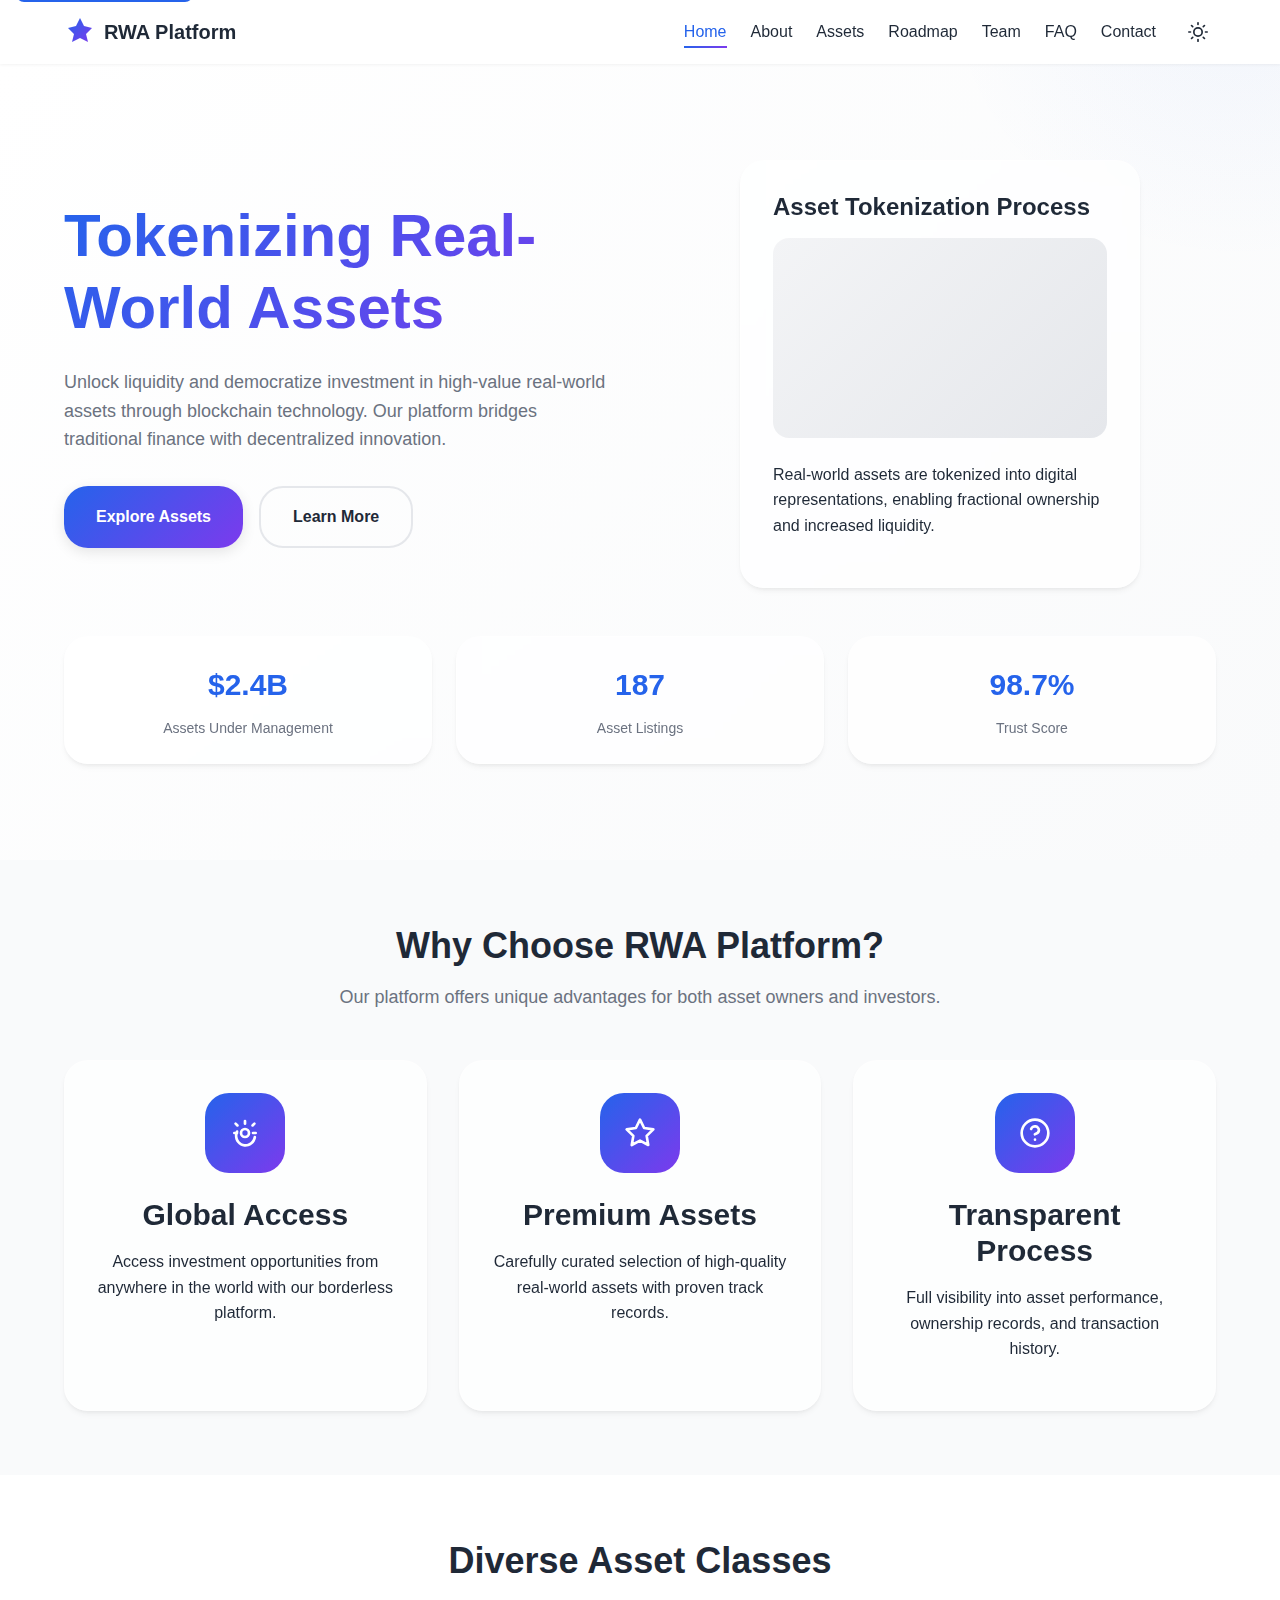
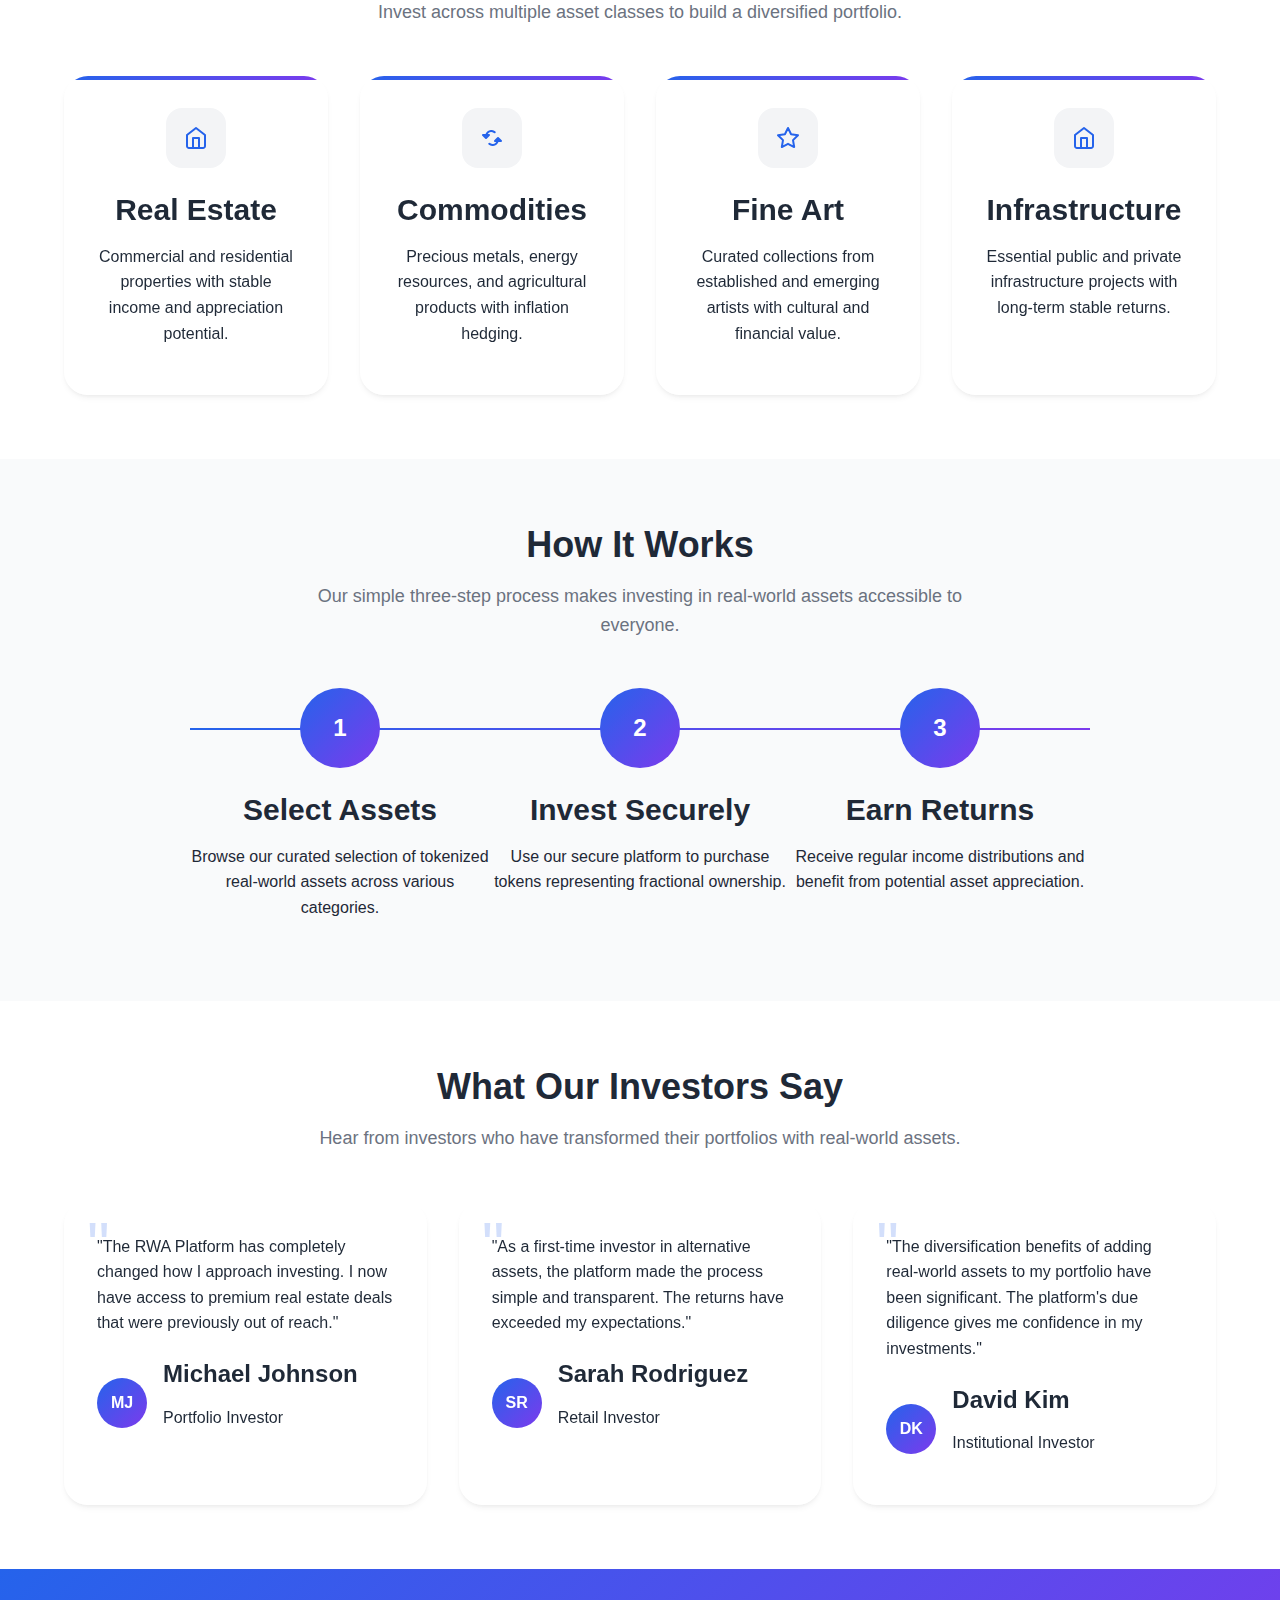
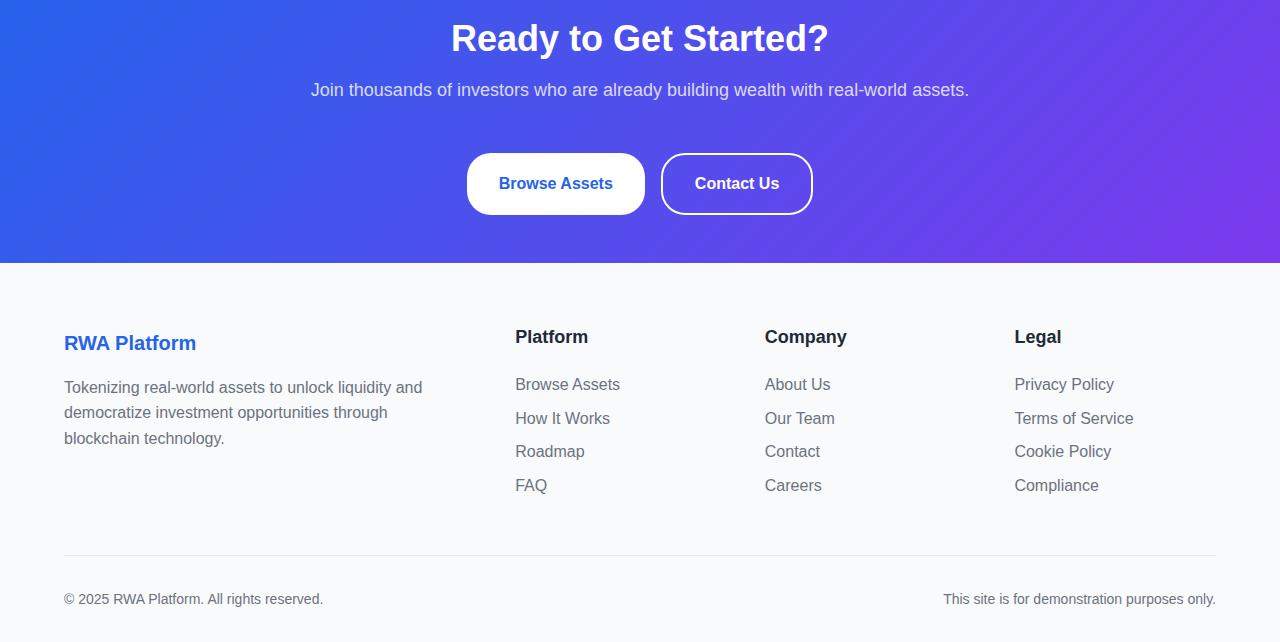
<file: index.html>
<!DOCTYPE html>
<html lang="en">
<head>
    <meta charset="UTF-8">
    <meta name="viewport" content="width=device-width, initial-scale=1.0">
    <title>RWA Platform | Real-World Asset Tokenization</title>
    <meta name="description" content="Tokenizing real-world assets to unlock liquidity and democratize investment opportunities">
    <link rel="stylesheet" href="styles.css">
</head>
<body>
    <!-- Skip to content link for accessibility -->
    <a href="#main-content" class="skip-link">Skip to main content</a>

    <!-- Header -->
    <header class="header" id="header">
        <div class="container header-container">
            <a href="#/" class="logo">
                <!-- Logo SVG -->
                <svg width="32" height="32" viewBox="0 0 32 32" fill="none" xmlns="http://www.w3.org/2000/svg">
                    <path d="M16 2L20 10L28 12L22 18L24 26L16 22L8 26L10 18L4 12L12 10L16 2Z" fill="url(#logoGradient)"/>
                    <defs>
                        <linearGradient id="logoGradient" x1="4" y1="2" x2="28" y2="26" gradientUnits="userSpaceOnUse">
                            <stop stop-color="#2563eb"/>
                            <stop offset="1" stop-color="#7c3aed"/>
                        </linearGradient>
                    </defs>
                </svg>
                RWA Platform
            </a>

            <nav class="nav" id="nav">
                <ul class="nav-list">
                    <li><a href="#/" class="nav-link" data-page="home">Home</a></li>
                    <li><a href="#/about" class="nav-link" data-page="about">About</a></li>
                    <li><a href="#/assets" class="nav-link" data-page="assets">Assets</a></li>
                    <li><a href="#/roadmap" class="nav-link" data-page="roadmap">Roadmap</a></li>
                    <li><a href="#/team" class="nav-link" data-page="team">Team</a></li>
                    <li><a href="#/faq" class="nav-link" data-page="faq">FAQ</a></li>
                    <li><a href="#/contact" class="nav-link" data-page="contact">Contact</a></li>
                </ul>

                <button class="theme-toggle" id="themeToggle" aria-label="Toggle theme">
                    <svg width="20" height="20" viewBox="0 0 24 24" fill="none" xmlns="http://www.w3.org/2000/svg">
                        <path class="theme-icon-sun" d="M12 17C14.7614 17 17 14.7614 17 12C17 9.23858 14.7614 7 12 7C9.23858 7 7 9.23858 7 12C7 14.7614 9.23858 17 12 17Z" stroke="currentColor" stroke-width="2" stroke-linecap="round" stroke-linejoin="round"/>
                        <path class="theme-icon-sun" d="M12 1V3" stroke="currentColor" stroke-width="2" stroke-linecap="round" stroke-linejoin="round"/>
                        <path class="theme-icon-sun" d="M12 21V23" stroke="currentColor" stroke-width="2" stroke-linecap="round" stroke-linejoin="round"/>
                        <path class="theme-icon-sun" d="M4.22 4.22L5.64 5.64" stroke="currentColor" stroke-width="2" stroke-linecap="round" stroke-linejoin="round"/>
                        <path class="theme-icon-sun" d="M18.36 18.36L19.78 19.78" stroke="currentColor" stroke-width="2" stroke-linecap="round" stroke-linejoin="round"/>
                        <path class="theme-icon-sun" d="M1 12H3" stroke="currentColor" stroke-width="2" stroke-linecap="round" stroke-linejoin="round"/>
                        <path class="theme-icon-sun" d="M21 12H23" stroke="currentColor" stroke-width="2" stroke-linecap="round" stroke-linejoin="round"/>
                        <path class="theme-icon-sun" d="M4.22 19.78L5.64 18.36" stroke="currentColor" stroke-width="2" stroke-linecap="round" stroke-linejoin="round"/>
                        <path class="theme-icon-sun" d="M18.36 5.64L19.78 4.22" stroke="currentColor" stroke-width="2" stroke-linecap="round" stroke-linejoin="round"/>
                        <path class="theme-icon-moon" d="M21 12.79C20.8426 13.4922 20.5594 14.1624 20.1611 14.7616C19.7627 15.3608 19.2564 15.8791 18.6679 16.2902C18.0794 16.7013 17.4196 16.9982 16.7238 17.1661C16.028 17.334 15.3088 17.3701 14.6034 17.2725C13.898 17.1749 13.2193 16.9455 12.6046 16.5964C11.9899 16.2473 11.4506 15.785 11.0168 15.2347C10.5831 14.6844 10.2633 14.0564 10.075 13.3864C9.88667 12.7163 9.83398 12.0169 9.91999 11.3282C10.006 10.6395 10.229 9.97487 10.5749 9.37063C10.9208 8.76639 11.3827 8.23446 11.9343 7.80609C12.4859 7.37772 13.1165 7.06133 13.7905 6.87483C14.4645 6.68833 15.1686 6.63537 15.8619 6.71896C16.5552 6.80255 17.2245 7.02095 17.8317 7.36206C18.4389 7.70317 18.9724 8.16041 19.4022 8.70751C19.832 9.25461 20.1497 9.88084 20.3375 10.5506C20.5253 11.2204 20.5795 11.9206 20.4971 12.6108C20.4147 13.301 20.1975 13.9678 19.8573 14.5738C19.5172 15.1798 19.0607 15.7138 18.5133 16.1455C17.9659 16.5772 17.3379 16.898 17.0129 17.001" stroke="currentColor" stroke-width="2" stroke-linecap="round" stroke-linejoin="round"/>
                    </svg>
                </button>
            </nav>

            <button class="mobile-toggle" id="mobileToggle" aria-label="Toggle menu" aria-expanded="false">
                <svg width="24" height="24" viewBox="0 0 24 24" fill="none" xmlns="http://www.w3.org/2000/svg">
                    <path d="M3 12H21" stroke="currentColor" stroke-width="2" stroke-linecap="round" stroke-linejoin="round"/>
                    <path d="M3 6H21" stroke="currentColor" stroke-width="2" stroke-linecap="round" stroke-linejoin="round"/>
                    <path d="M3 18H21" stroke="currentColor" stroke-width="2" stroke-linecap="round" stroke-linejoin="round"/>
                </svg>
            </button>
        </div>
    </header>

    <!-- Main Content -->
    <main class="main" id="main-content">
        <!-- Home Page -->
        <section id="home" class="page active">
            <!-- Hero Section -->
            <div class="hero">
                <div class="container">
                    <div class="hero-content">
                        <div class="hero-text">
                            <h1 class="hero-title">Tokenizing Real-World Assets</h1>
                            <p class="hero-description">
                                Unlock liquidity and democratize investment in high-value real-world assets through blockchain technology. 
                                Our platform bridges traditional finance with decentralized innovation.
                            </p>
                            <div class="hero-actions">
                                <a href="#/assets" class="btn btn-primary">Explore Assets</a>
                                <a href="#/about" class="btn btn-secondary">Learn More</a>
                            </div>
                        </div>
                        <div class="hero-visual">
                            <div class="card" style="width: 100%; max-width: 400px;">
                                <h4>Asset Tokenization Process</h4>
                                <div style="height: 200px; background: linear-gradient(135deg, #f3f4f6, #e5e7eb); border-radius: var(--radius-lg); margin-bottom: var(--space-lg);"></div>
                                <p>Real-world assets are tokenized into digital representations, enabling fractional ownership and increased liquidity.</p>
                            </div>
                        </div>
                    </div>
                    <div class="stats">
                        <div class="card stat-card">
                            <div class="stat-value">$2.4B</div>
                            <div class="stat-label">Assets Under Management</div>
                        </div>
                        <div class="card stat-card">
                            <div class="stat-value">187</div>
                            <div class="stat-label">Asset Listings</div>
                        </div>
                        <div class="card stat-card">
                            <div class="stat-value">98.7%</div>
                            <div class="stat-label">Trust Score</div>
                        </div>
                    </div>
                </div>
            </div>

            <!-- Features Section -->
            <div class="section features">
                <div class="container">
                    <div class="section-header">
                        <h2>Why Choose RWA Platform?</h2>
                        <p class="section-subtitle">
                            Our platform offers unique advantages for both asset owners and investors.
                        </p>
                    </div>
                    <div class="features-grid">
                        <div class="card feature-card">
                            <div class="feature-icon">
                                <svg width="32" height="32" viewBox="0 0 24 24" fill="none" xmlns="http://www.w3.org/2000/svg">
                                    <path d="M12 15C13.6569 15 15 13.6569 15 12C15 10.3431 13.6569 9 12 9C10.3431 9 9 10.3431 9 12C9 13.6569 10.3431 15 12 15Z" stroke="currentColor" stroke-width="2" stroke-linecap="round" stroke-linejoin="round"/>
                                    <path d="M19.4 15C19.2662 15.9248 18.9628 16.8164 18.505 17.6281C18.0472 18.4398 17.4436 19.1554 16.7279 19.7351C16.0122 20.3148 15.1982 20.7476 14.3299 21.0104C13.4616 21.2732 12.5553 21.3611 11.6578 21.2695C10.7602 21.1779 9.88859 20.9088 9.08938 20.4762C8.29017 20.0436 7.57854 19.4556 6.99491 18.7447C6.41128 18.0338 5.96669 17.2135 5.68555 16.3304C5.40442 15.4473 5.29215 14.5181 5.35499 13.5924C5.41783 12.6667 5.65438 11.762 6.052 10.93" stroke="currentColor" stroke-width="2" stroke-linecap="round" stroke-linejoin="round"/>
                                    <path d="M12 5V3" stroke="currentColor" stroke-width="2" stroke-linecap="round" stroke-linejoin="round"/>
                                    <path d="M17.6568 6.34314L19.071 4.92892" stroke="currentColor" stroke-width="2" stroke-linecap="round" stroke-linejoin="round"/>
                                    <path d="M18 12H20" stroke="currentColor" stroke-width="2" stroke-linecap="round" stroke-linejoin="round"/>
                                    <path d="M6.34314 6.34314L4.92892 4.92892" stroke="currentColor" stroke-width="2" stroke-linecap="round" stroke-linejoin="round"/>
                                    <path d="M6 12H4" stroke="currentColor" stroke-width="2" stroke-linecap="round" stroke-linejoin="round"/>
                                </svg>
                            </div>
                            <h3>Global Access</h3>
                            <p>Access investment opportunities from anywhere in the world with our borderless platform.</p>
                        </div>
                        <div class="card feature-card">
                            <div class="feature-icon">
                                <svg width="32" height="32" viewBox="0 0 24 24" fill="none" xmlns="http://www.w3.org/2000/svg">
                                    <path d="M12 2L15.09 8.26L22 9.27L17 14.14L18.18 21.02L12 17.77L5.82 21.02L7 14.14L2 9.27L8.91 8.26L12 2Z" stroke="currentColor" stroke-width="2" stroke-linecap="round" stroke-linejoin="round"/>
                                </svg>
                            </div>
                            <h3>Premium Assets</h3>
                            <p>Carefully curated selection of high-quality real-world assets with proven track records.</p>
                        </div>
                        <div class="card feature-card">
                            <div class="feature-icon">
                                <svg width="32" height="32" viewBox="0 0 24 24" fill="none" xmlns="http://www.w3.org/2000/svg">
                                    <path d="M12 22C17.5228 22 22 17.5228 22 12C22 6.47715 17.5228 2 12 2C6.47715 2 2 6.47715 2 12C2 17.5228 6.47715 22 12 22Z" stroke="currentColor" stroke-width="2" stroke-linecap="round" stroke-linejoin="round"/>
                                    <path d="M9.09 9.00001C9.3251 8.33167 9.78915 7.76811 10.4 7.40914C11.0108 7.05016 11.7289 6.91894 12.4272 7.03872C13.1255 7.15849 13.7588 7.52153 14.2151 8.06353C14.6713 8.60553 14.9211 9.29153 14.92 10C14.92 12 11.92 13 11.92 13" stroke="currentColor" stroke-width="2" stroke-linecap="round" stroke-linejoin="round"/>
                                    <path d="M12 17H12.01" stroke="currentColor" stroke-width="2" stroke-linecap="round" stroke-linejoin="round"/>
                                </svg>
                            </div>
                            <h3>Transparent Process</h3>
                            <p>Full visibility into asset performance, ownership records, and transaction history.</p>
                        </div>
                    </div>
                </div>
            </div>

            <!-- Asset Classes Section -->
            <div class="section">
                <div class="container">
                    <div class="section-header">
                        <h2>Diverse Asset Classes</h2>
                        <p class="section-subtitle">
                            Invest across multiple asset classes to build a diversified portfolio.
                        </p>
                    </div>
                    <div class="asset-classes-grid">
                        <div class="card asset-class-card">
                            <div class="asset-class-icon">
                                <svg width="24" height="24" viewBox="0 0 24 24" fill="none" xmlns="http://www.w3.org/2000/svg">
                                    <path d="M3 9L12 2L21 9V20C21 20.5304 20.7893 21.0391 20.4142 21.4142C20.0391 21.7893 19.5304 22 19 22H5C4.46957 22 3.96086 21.7893 3.58579 21.4142C3.21071 21.0391 3 20.5304 3 20V9Z" stroke="currentColor" stroke-width="2" stroke-linecap="round" stroke-linejoin="round"/>
                                    <path d="M9 22V12H15V22" stroke="currentColor" stroke-width="2" stroke-linecap="round" stroke-linejoin="round"/>
                                </svg>
                            </div>
                            <h3>Real Estate</h3>
                            <p>Commercial and residential properties with stable income and appreciation potential.</p>
                        </div>
                        <div class="card asset-class-card">
                            <div class="asset-class-icon">
                                <svg width="24" height="24" viewBox="0 0 24 24" fill="none" xmlns="http://www.w3.org/2000/svg">
                                    <path d="M14.7 6.3C14.5168 6.11719 14.3141 5.95461 14.096 5.815C13.1707 5.236 12.0577 4.96429 10.944 5.045C9.83027 5.12571 8.77367 5.55419 7.935 6.265C7.09633 6.97581 6.52201 7.93004 6.3 9H3L6 12L9 9H6.3C6.52067 7.93159 7.09265 6.97902 7.92765 6.26982C8.76265 5.56062 9.81446 5.13461 10.9233 5.05687C12.0322 4.97913 13.1388 5.25414 14.077 5.841C14.3011 5.975 14.5094 6.1326 14.698 6.311L14.7 6.3Z" stroke="currentColor" stroke-width="2" stroke-linecap="round" stroke-linejoin="round"/>
                                    <path d="M9.3 17.7C9.4832 17.8828 9.6859 18.0454 9.904 18.185C10.8293 18.764 11.9423 19.0357 13.056 18.955C14.1697 18.8743 15.2263 18.4458 16.065 17.735C16.9037 17.0242 17.478 16.07 17.7 15H21L18 12L15 15H17.7C17.4793 16.0684 16.9073 17.021 16.0723 17.7302C15.2373 18.4394 14.1855 18.8654 13.0767 18.9431C11.9678 19.0209 10.8612 18.7459 9.923 18.159C9.6989 18.025 9.4906 17.8674 9.302 17.689L9.3 17.7Z" stroke="currentColor" stroke-width="2" stroke-linecap="round" stroke-linejoin="round"/>
                                </svg>
                            </div>
                            <h3>Commodities</h3>
                            <p>Precious metals, energy resources, and agricultural products with inflation hedging.</p>
                        </div>
                        <div class="card asset-class-card">
                            <div class="asset-class-icon">
                                <svg width="24" height="24" viewBox="0 0 24 24" fill="none" xmlns="http://www.w3.org/2000/svg">
                                    <path d="M12 2L15.09 8.26L22 9.27L17 14.14L18.18 21.02L12 17.77L5.82 21.02L7 14.14L2 9.27L8.91 8.26L12 2Z" stroke="currentColor" stroke-width="2" stroke-linecap="round" stroke-linejoin="round"/>
                                </svg>
                            </div>
                            <h3>Fine Art</h3>
                            <p>Curated collections from established and emerging artists with cultural and financial value.</p>
                        </div>
                        <div class="card asset-class-card">
                            <div class="asset-class-icon">
                                <svg width="24" height="24" viewBox="0 0 24 24" fill="none" xmlns="http://www.w3.org/2000/svg">
                                    <path d="M3 9L12 2L21 9V20C21 20.5304 20.7893 21.0391 20.4142 21.4142C20.0391 21.7893 19.5304 22 19 22H5C4.46957 22 3.96086 21.7893 3.58579 21.4142C3.21071 21.0391 3 20.5304 3 20V9Z" stroke="currentColor" stroke-width="2" stroke-linecap="round" stroke-linejoin="round"/>
                                    <path d="M15 22V12H9V22" stroke="currentColor" stroke-width="2" stroke-linecap="round" stroke-linejoin="round"/>
                                </svg>
                            </div>
                            <h3>Infrastructure</h3>
                            <p>Essential public and private infrastructure projects with long-term stable returns.</p>
                        </div>
                    </div>
                </div>
            </div>

            <!-- Process Section -->
            <div class="section features">
                <div class="container">
                    <div class="section-header">
                        <h2>How It Works</h2>
                        <p class="section-subtitle">
                            Our simple three-step process makes investing in real-world assets accessible to everyone.
                        </p>
                    </div>
                    <div class="process-steps">
                        <div class="process-step">
                            <div class="step-number">1</div>
                            <h3>Select Assets</h3>
                            <p>Browse our curated selection of tokenized real-world assets across various categories.</p>
                        </div>
                        <div class="process-step">
                            <div class="step-number">2</div>
                            <h3>Invest Securely</h3>
                            <p>Use our secure platform to purchase tokens representing fractional ownership.</p>
                        </div>
                        <div class="process-step">
                            <div class="step-number">3</div>
                            <h3>Earn Returns</h3>
                            <p>Receive regular income distributions and benefit from potential asset appreciation.</p>
                        </div>
                    </div>
                </div>
            </div>

            <!-- Testimonials Section -->
            <div class="section">
                <div class="container">
                    <div class="section-header">
                        <h2>What Our Investors Say</h2>
                        <p class="section-subtitle">
                            Hear from investors who have transformed their portfolios with real-world assets.
                        </p>
                    </div>
                    <div class="testimonials-grid">
                        <div class="card testimonial-card">
                            <div class="testimonial-content">
                                <p>"The RWA Platform has completely changed how I approach investing. I now have access to premium real estate deals that were previously out of reach."</p>
                            </div>
                            <div class="testimonial-author">
                                <div class="testimonial-avatar">MJ</div>
                                <div>
                                    <h4>Michael Johnson</h4>
                                    <p>Portfolio Investor</p>
                                </div>
                            </div>
                        </div>
                        <div class="card testimonial-card">
                            <div class="testimonial-content">
                                <p>"As a first-time investor in alternative assets, the platform made the process simple and transparent. The returns have exceeded my expectations."</p>
                            </div>
                            <div class="testimonial-author">
                                <div class="testimonial-avatar">SR</div>
                                <div>
                                    <h4>Sarah Rodriguez</h4>
                                    <p>Retail Investor</p>
                                </div>
                            </div>
                        </div>
                        <div class="card testimonial-card">
                            <div class="testimonial-content">
                                <p>"The diversification benefits of adding real-world assets to my portfolio have been significant. The platform's due diligence gives me confidence in my investments."</p>
                            </div>
                            <div class="testimonial-author">
                                <div class="testimonial-avatar">DK</div>
                                <div>
                                    <h4>David Kim</h4>
                                    <p>Institutional Investor</p>
                                </div>
                            </div>
                        </div>
                    </div>
                </div>
            </div>

            <!-- CTA Section -->
            <div class="section-sm cta">
                <div class="container">
                    <div class="section-header">
                        <h2>Ready to Get Started?</h2>
                        <p class="section-subtitle">
                            Join thousands of investors who are already building wealth with real-world assets.
                        </p>
                    </div>
                    <div class="cta-actions">
                        <a href="#/assets" class="btn btn-light">Browse Assets</a>
                        <a href="#/contact" class="btn btn-outline-light">Contact Us</a>
                    </div>
                </div>
            </div>
        </section>

        <!-- About Page -->
        <section id="about" class="page">
            <div class="container section">
                <div class="section-header">
                    <h2>About RWA Platform</h2>
                    <p class="section-subtitle">
                        We're revolutionizing how real-world assets are owned, traded, and managed through blockchain technology.
                    </p>
                </div>
                <div class="about-grid">
                    <div>
                        <h3>Our Mission</h3>
                        <p>
                            RWA Platform exists to democratize access to high-value investment opportunities that were traditionally 
                            reserved for institutional investors. By tokenizing real-world assets, we're creating new markets and 
                            unlocking trillions of dollars in previously illiquid assets.
                        </p>
                        <h4 style="margin-top: var(--space-xl);">Key Benefits</h4>
                        <ul style="margin-left: var(--space-lg); margin-bottom: var(--space-xl);">
                            <li style="margin-bottom: var(--space-sm);">Fractional ownership of high-value assets</li>
                            <li style="margin-bottom: var(--space-sm);">Increased liquidity for traditionally illiquid assets</li>
                            <li style="margin-bottom: var(--space-sm);">Transparent and auditable ownership records</li>
                            <li style="margin-bottom: var(--space-sm);">Reduced transaction costs and settlement times</li>
                            <li>Global accessibility to investment opportunities</li>
                        </ul>
                    </div>
                    <div>
                        <h3>Our Journey</h3>
                        <div class="timeline">
                            <div class="timeline-item">
                                <div class="timeline-date">Q1 2023</div>
                                <h5>Platform Development</h5>
                                <p>Initial concept and platform architecture development with focus on regulatory compliance.</p>
                            </div>
                            <div class="timeline-item">
                                <div class="timeline-date">Q3 2023</div>
                                <h5>First Asset Tokenization</h5>
                                <p>Successfully tokenized our first commercial real estate property valued at $15M.</p>
                            </div>
                            <div class="timeline-item">
                                <div class="timeline-date">Q1 2024</div>
                                <h5>Platform Launch</h5>
                                <p>Public launch with multiple asset classes including real estate, commodities, and fine art.</p>
                            </div>
                            <div class="timeline-item">
                                <div class="timeline-date">Q4 2024</div>
                                <h5>Global Expansion</h5>
                                <p>Expanded operations to European and Asian markets with regulatory approvals.</p>
                            </div>
                        </div>
                    </div>
                </div>
            </div>
        </section>

        <!-- Assets Page -->
        <section id="assets" class="page">
            <div class="container section">
                <div class="section-header">
                    <h2>Available Assets</h2>
                    <p class="section-subtitle">
                        Browse our curated selection of tokenized real-world assets available for investment.
                    </p>
                </div>
                <div class="assets-controls">
                    <div class="filter-group">
                        <select class="select" id="assetTypeFilter">
                            <option value="all">All Types</option>
                            <option value="real-estate">Real Estate</option>
                            <option value="commodities">Commodities</option>
                            <option value="fine-art">Fine Art</option>
                            <option value="infrastructure">Infrastructure</option>
                        </select>
                        <select class="select" id="sortBy">
                            <option value="name">Sort by Name</option>
                            <option value="yield-high">Highest Yield</option>
                            <option value="yield-low">Lowest Yield</option>
                            <option value="maturity">Maturity Date</option>
                        </select>
                    </div>
                    <div>
                        <label for="yieldRange" style="margin-right: var(--space-sm);">Yield: <span id="yieldValue">0-15%</span></label>
                        <input type="range" id="yieldRange" class="input" min="0" max="15" value="15" style="width: 150px;">
                    </div>
                </div>
                <div class="assets-grid" id="assetsGrid">
                    <!-- Assets will be populated by JavaScript -->
                </div>
            </div>
        </section>

        <!-- Roadmap Page -->
        <section id="roadmap" class="page">
            <div class="container section">
                <div class="section-header">
                    <h2>Platform Roadmap</h2>
                    <p class="section-subtitle">
                        Our strategic vision for the future of real-world asset tokenization.
                    </p>
                </div>
                <div class="roadmap-timeline">
                    <div class="roadmap-item">
                        <div class="roadmap-marker"></div>
                        <div class="roadmap-content">
                            <div class="roadmap-date">Q2 2025</div>
                            <h4>Multi-Chain Expansion</h4>
                            <p>Expand platform compatibility to additional blockchain networks beyond Ethereum to reduce gas fees and increase accessibility.</p>
                        </div>
                    </div>
                    <div class="roadmap-item">
                        <div class="roadmap-marker"></div>
                        <div class="roadmap-content">
                            <div class="roadmap-date">Q4 2025</div>
                            <h4>Secondary Market Launch</h4>
                            <p>Launch a fully-featured secondary market for trading tokenized assets with advanced order types and liquidity pools.</p>
                        </div>
                    </div>
                    <div class="roadmap-item">
                        <div class="roadmap-marker"></div>
                        <div class="roadmap-content">
                            <div class="roadmap-date">Q2 2026</div>
                            <h4>Regulatory Framework Integration</h4>
                            <p>Implement automated compliance checks and integrate with global regulatory reporting systems.</p>
                        </div>
                    </div>
                    <div class="roadmap-item">
                        <div class="roadmap-marker"></div>
                        <div class="roadmap-content">
                            <div class="roadmap-date">Q4 2026</div>
                            <h4>AI-Powered Asset Valuation</h4>
                            <p>Deploy machine learning models for real-time asset valuation and risk assessment.</p>
                        </div>
                    </div>
                </div>
            </div>
        </section>

        <!-- Team Page -->
        <section id="team" class="page">
            <div class="container section">
                <div class="section-header">
                    <h2>Our Team</h2>
                    <p class="section-subtitle">
                        Meet the experts driving innovation in real-world asset tokenization.
                    </p>
                </div>
                <div class="team-grid" id="teamGrid">
                    <!-- Team members will be populated by JavaScript -->
                </div>
            </div>
        </section>

        <!-- FAQ Page -->
        <section id="faq" class="page">
            <div class="container section">
                <div class="section-header">
                    <h2>Frequently Asked Questions</h2>
                    <p class="section-subtitle">
                        Find answers to common questions about real-world asset tokenization.
                    </p>
                </div>
                <div class="faq-container">
                    <div class="faq-item">
                        <button class="faq-question">
                            What are Real-World Assets (RWAs)?
                            <svg class="faq-icon" width="16" height="16" viewBox="0 0 24 24" fill="none" xmlns="http://www.w3.org/2000/svg">
                                <path d="M6 9L12 15L18 9" stroke="currentColor" stroke-width="2" stroke-linecap="round" stroke-linejoin="round"/>
                            </svg>
                        </button>
                        <div class="faq-answer">
                            <p>
                                Real-World Assets (RWAs) are tangible or intangible assets that exist in the physical world and have inherent value. 
                                Examples include real estate, commodities, fine art, intellectual property, and infrastructure projects. 
                                Through tokenization, these assets can be represented digitally on a blockchain, enabling fractional ownership and increased liquidity.
                            </p>
                        </div>
                    </div>
                    <div class="faq-item">
                        <button class="faq-question">
                            How does asset tokenization work?
                            <svg class="faq-icon" width="16" height="16" viewBox="0 0 24 24" fill="none" xmlns="http://www.w3.org/2000/svg">
                                <path d="M6 9L12 15L18 9" stroke="currentColor" stroke-width="2" stroke-linecap="round" stroke-linejoin="round"/>
                            </svg>
                        </button>
                        <div class="faq-answer">
                            <p>
                                Asset tokenization involves creating digital tokens on a blockchain that represent ownership or rights to a real-world asset. 
                                The process typically includes: legal structuring to ensure compliance, valuation of the asset, creation of digital tokens, 
                                and distribution to investors. Each token represents a fraction of the underlying asset, allowing for smaller investment amounts 
                                and increased market accessibility.
                            </p>
                        </div>
                    </div>
                    <div class="faq-item">
                        <button class="faq-question">
                            What are the benefits of investing in tokenized RWAs?
                            <svg class="faq-icon" width="16" height="16" viewBox="0 0 24 24" fill="none" xmlns="http://www.w3.org/2000/svg">
                                <path d="M6 9L12 15L18 9" stroke="currentColor" stroke-width="2" stroke-linecap="round" stroke-linejoin="round"/>
                            </svg>
                        </button>
                        <div class="faq-answer">
                            <p>
                                Investing in tokenized RWAs offers several advantages:
                            </p>
                            <ul style="margin-left: var(--space-lg); margin-top: var(--space-sm);">
                                <li style="margin-bottom: var(--space-sm);">Fractional ownership of high-value assets previously inaccessible to retail investors</li>
                                <li style="margin-bottom: var(--space-sm);">Increased liquidity through secondary market trading</li>
                                <li style="margin-bottom: var(--space-sm);">Transparent ownership records on the blockchain</li>
                                <li style="margin-bottom: var(--space-sm);">Reduced transaction costs and faster settlement times</li>
                                <li>Diversification across different asset classes and geographies</li>
                            </ul>
                        </div>
                    </div>
                    <div class="faq-item">
                        <button class="faq-question">
                            How is regulatory compliance handled?
                            <svg class="faq-icon" width="16" height="16" viewBox="0 0 24 24" fill="none" xmlns="http://www.w3.org/2000/svg">
                                <path d="M6 9L12 15L18 9" stroke="currentColor" stroke-width="2" stroke-linecap="round" stroke-linejoin="round"/>
                            </svg>
                        </button>
                        <div class="faq-answer">
                            <p>
                                We work closely with legal experts and regulatory bodies in each jurisdiction where we operate. 
                                Our compliance framework includes KYC (Know Your Customer) and AML (Anti-Money Laundering) procedures, 
                                investor accreditation checks where required, and adherence to securities regulations. 
                                Each tokenized asset is structured to comply with local laws, and we maintain ongoing relationships 
                                with regulators to ensure our platform remains compliant as regulations evolve.
                            </p>
                        </div>
                    </div>
                    <div class="faq-item">
                        <button class="faq-question">
                            What happens if I want to sell my tokens?
                            <svg class="faq-icon" width="16" height="16" viewBox="0 0 24 24" fill="none" xmlns="http://www.w3.org/2000/svg">
                                <path d="M6 9L12 15L18 9" stroke="currentColor" stroke-width="2" stroke-linecap="round" stroke-linejoin="round"/>
                            </svg>
                        </button>
                        <div class="faq-answer">
                            <p>
                                Token holders can sell their tokens on our secondary marketplace once it launches in Q4 2025. 
                                Until then, tokens may be transferred privately between accredited investors, subject to applicable securities laws. 
                                When the secondary market is operational, you'll be able to list your tokens for sale at market-determined prices, 
                                similar to how stocks are traded on traditional exchanges.
                            </p>
                        </div>
                    </div>
                </div>
            </div>
        </section>

        <!-- Contact Page -->
        <section id="contact" class="page">
            <div class="container section">
                <div class="section-header">
                    <h2>Contact Us</h2>
                    <p class="section-subtitle">
                        Get in touch with our team to learn more about asset tokenization opportunities.
                    </p>
                </div>
                <div class="contact-container">
                    <div class="contact-info">
                        <div class="contact-item">
                            <div class="contact-icon">
                                <svg width="20" height="20" viewBox="0 0 24 24" fill="none" xmlns="http://www.w3.org/2000/svg">
                                    <path d="M21 10C21 17 12 23 12 23C12 23 3 17 3 10C3 7.61305 3.94821 5.32387 5.63604 3.63604C7.32387 1.94821 9.61305 1 12 1C14.3869 1 16.6761 1.94821 18.364 3.63604C20.0518 5.32387 21 7.61305 21 10Z" stroke="currentColor" stroke-width="2" stroke-linecap="round" stroke-linejoin="round"/>
                                    <path d="M12 13C13.6569 13 15 11.6569 15 10C15 8.34315 13.6569 7 12 7C10.3431 7 9 8.34315 9 10C9 11.6569 10.3431 13 12 13Z" stroke="currentColor" stroke-width="2" stroke-linecap="round" stroke-linejoin="round"/>
                                </svg>
                            </div>
                            <div>
                                <h4>Our Office</h4>
                                <p>123 Blockchain Avenue,<br>San Francisco, CA 94105</p>
                            </div>
                        </div>
                        <div class="contact-item">
                            <div class="contact-icon">
                                <svg width="20" height="20" viewBox="0 0 24 24" fill="none" xmlns="http://www.w3.org/2000/svg">
                                    <path d="M4 4H20C21.1 4 22 4.9 22 6V18C22 19.1 21.1 20 20 20H4C2.9 20 2 19.1 2 18V6C2 4.9 2.9 4 4 4Z" stroke="currentColor" stroke-width="2" stroke-linecap="round" stroke-linejoin="round"/>
                                    <path d="M22 6L12 13L2 6" stroke="currentColor" stroke-width="2" stroke-linecap="round" stroke-linejoin="round"/>
                                </svg>
                            </div>
                            <div>
                                <h4>Email Us</h4>
                                <p>info@rwaplatform.com<br>support@rwaplatform.com</p>
                            </div>
                        </div>
                        <div class="contact-item">
                            <div class="contact-icon">
                                <svg width="20" height="20" viewBox="0 0 24 24" fill="none" xmlns="http://www.w3.org/2000/svg">
                                    <path d="M15.05 5A5 5 0 0 1 19 8.95M15.05 1A9 9 0 0 1 23 8.94M21 16.92V19C21.0014 19.2647 20.8964 19.5186 20.7072 19.7072C20.518 19.8958 20.2642 20.0008 20 20H16C15.7358 20.0008 15.482 19.8958 15.2928 19.7072C15.1036 19.5186 14.9986 19.2647 15 19V16C14.9993 15.6022 15.0794 15.2088 15.2349 14.8439C15.3904 14.479 15.6178 14.1508 15.9027 13.8799C16.1876 13.609 16.5237 13.4013 16.8899 13.2697C17.2561 13.1381 17.6444 13.0855 18.03 13.115C18.659 13.1694 19.2549 13.4328 19.72 13.86C20.1986 14.3012 20.5004 14.9011 20.57 15.55" stroke="currentColor" stroke-width="2" stroke-linecap="round" stroke-linejoin="round"/>
                                </svg>
                            </div>
                            <div>
                                <h4>Call Us</h4>
                                <p>+1 (555) 123-4567<br>+1 (555) 987-6543</p>
                            </div>
                        </div>
                    </div>
                    <div>
                        <form id="contactForm" class="card">
                            <div class="form-group">
                                <label for="name" class="form-label">Full Name</label>
                                <input type="text" id="name" class="form-control" required>
                                <div class="error-message" id="nameError"></div>
                            </div>
                            <div class="form-group">
                                <label for="email" class="form-label">Email Address</label>
                                <input type="email" id="email" class="form-control" required>
                                <div class="error-message" id="emailError"></div>
                            </div>
                            <div class="form-group">
                                <label for="subject" class="form-label">Subject</label>
                                <input type="text" id="subject" class="form-control" required>
                                <div class="error-message" id="subjectError"></div>
                            </div>
                            <div class="form-group">
                                <label for="message" class="form-label">Message</label>
                                <textarea id="message" class="form-control" required></textarea>
                                <div class="error-message" id="messageError"></div>
                            </div>
                            <button type="submit" class="btn btn-primary" style="width: 100%;">Send Message</button>
                        </form>
                    </div>
                </div>
            </div>
        </section>
    </main>

    <!-- Toast Notification -->
    <div class="toast" id="toast">
        <div class="toast-icon">
            <svg width="16" height="16" viewBox="0 0 24 24" fill="none" xmlns="http://www.w3.org/2000/svg">
                <path d="M20 6L9 17L4 12" stroke="currentColor" stroke-width="2" stroke-linecap="round" stroke-linejoin="round"/>
            </svg>
        </div>
        <div class="toast-message">Your message has been sent successfully!</div>
    </div>

    <!-- Footer -->
    <footer class="footer">
        <div class="container">
            <div class="footer-grid">
                <div>
                    <a href="#/" class="footer-logo">RWA Platform</a>
                    <p class="footer-description">
                        Tokenizing real-world assets to unlock liquidity and democratize investment opportunities through blockchain technology.
                    </p>
                </div>
                <div>
                    <h4 class="footer-heading">Platform</h4>
                    <ul class="footer-links">
                        <li class="footer-link"><a href="#/assets">Browse Assets</a></li>
                        <li class="footer-link"><a href="#/about">How It Works</a></li>
                        <li class="footer-link"><a href="#/roadmap">Roadmap</a></li>
                        <li class="footer-link"><a href="#/faq">FAQ</a></li>
                    </ul>
                </div>
                <div>
                    <h4 class="footer-heading">Company</h4>
                    <ul class="footer-links">
                        <li class="footer-link"><a href="#/about">About Us</a></li>
                        <li class="footer-link"><a href="#/team">Our Team</a></li>
                        <li class="footer-link"><a href="#/contact">Contact</a></li>
                        <li class="footer-link"><a href="#">Careers</a></li>
                    </ul>
                </div>
                <div>
                    <h4 class="footer-heading">Legal</h4>
                    <ul class="footer-links">
                        <li class="footer-link"><a href="#">Privacy Policy</a></li>
                        <li class="footer-link"><a href="#">Terms of Service</a></li>
                        <li class="footer-link"><a href="#">Cookie Policy</a></li>
                        <li class="footer-link"><a href="#">Compliance</a></li>
                    </ul>
                </div>
            </div>
            <div class="footer-bottom">
                <div class="footer-copyright">
                    &copy; 2025 RWA Platform. All rights reserved.
                </div>
                <div class="footer-copyright">
                    This site is for demonstration purposes only.
                </div>
            </div>
        </div>
    </footer>

    <script src="script.js"></script>
</body>
</html>
</file>
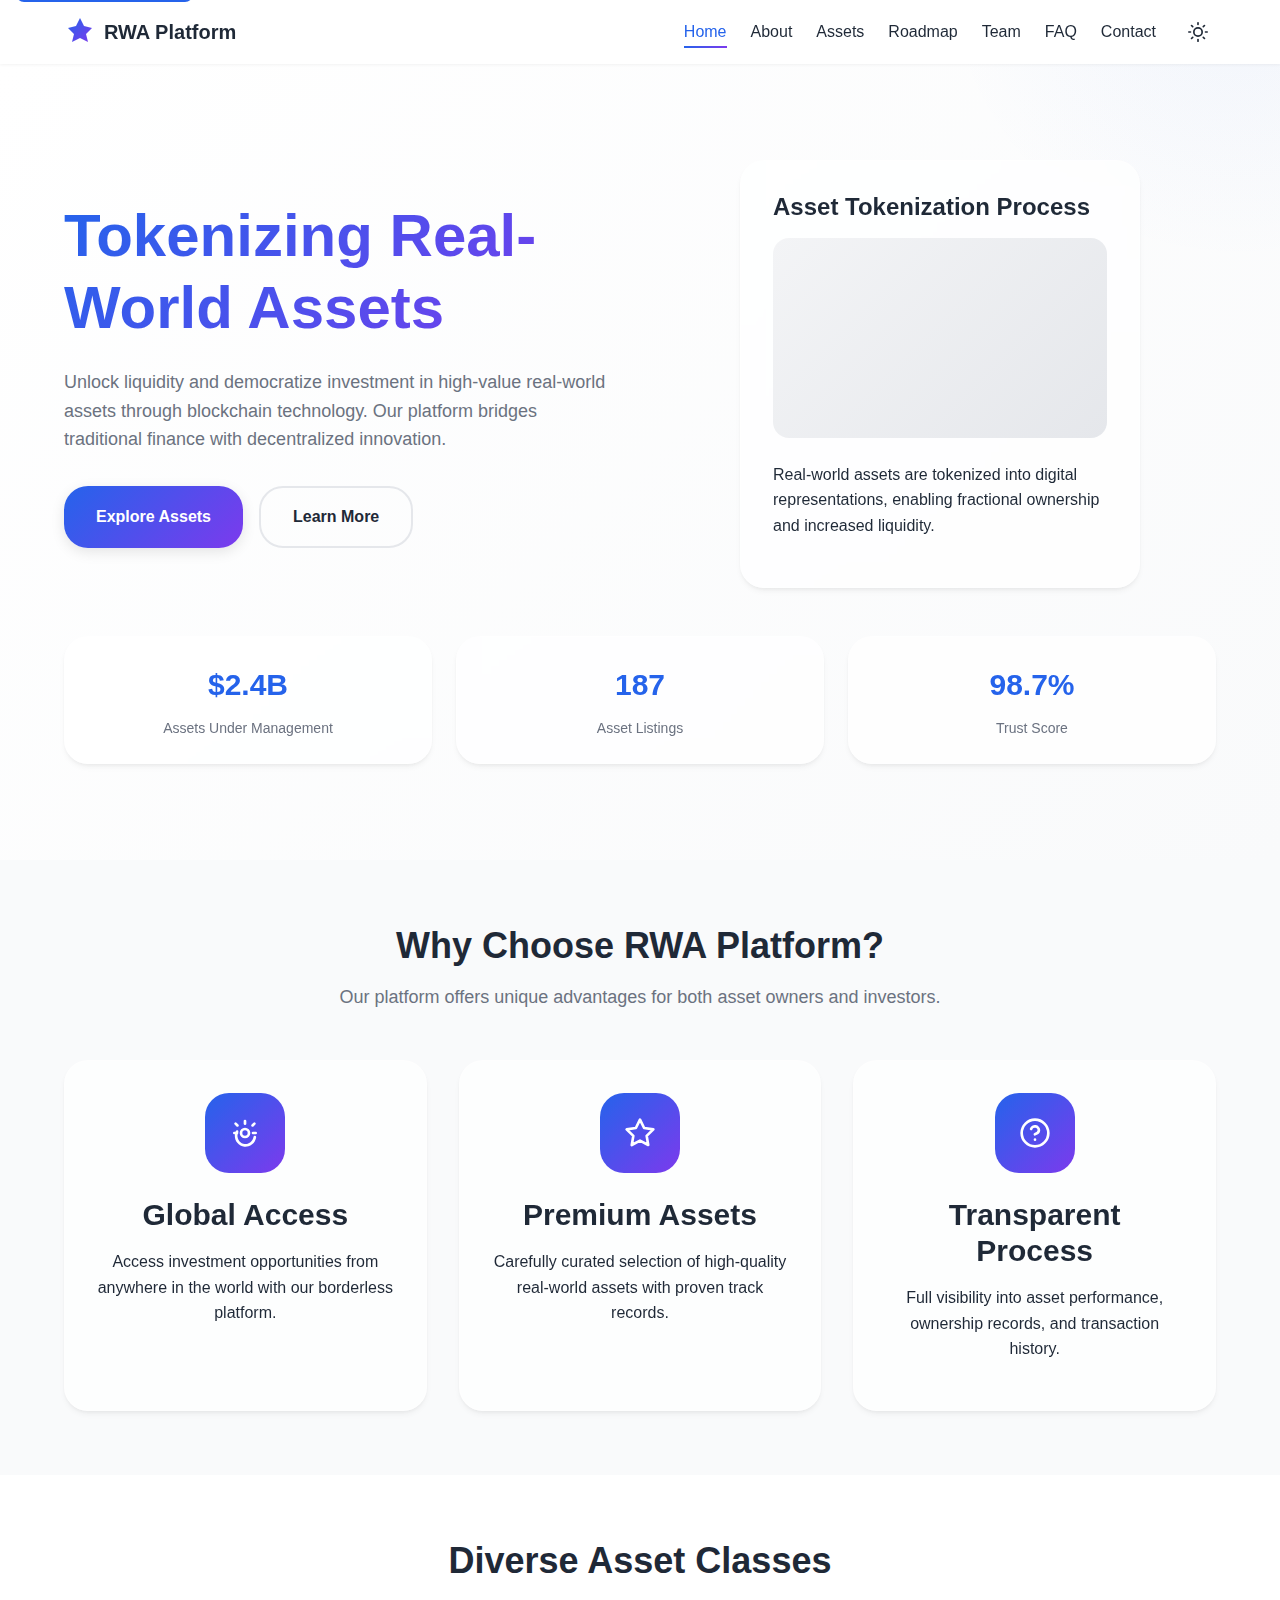
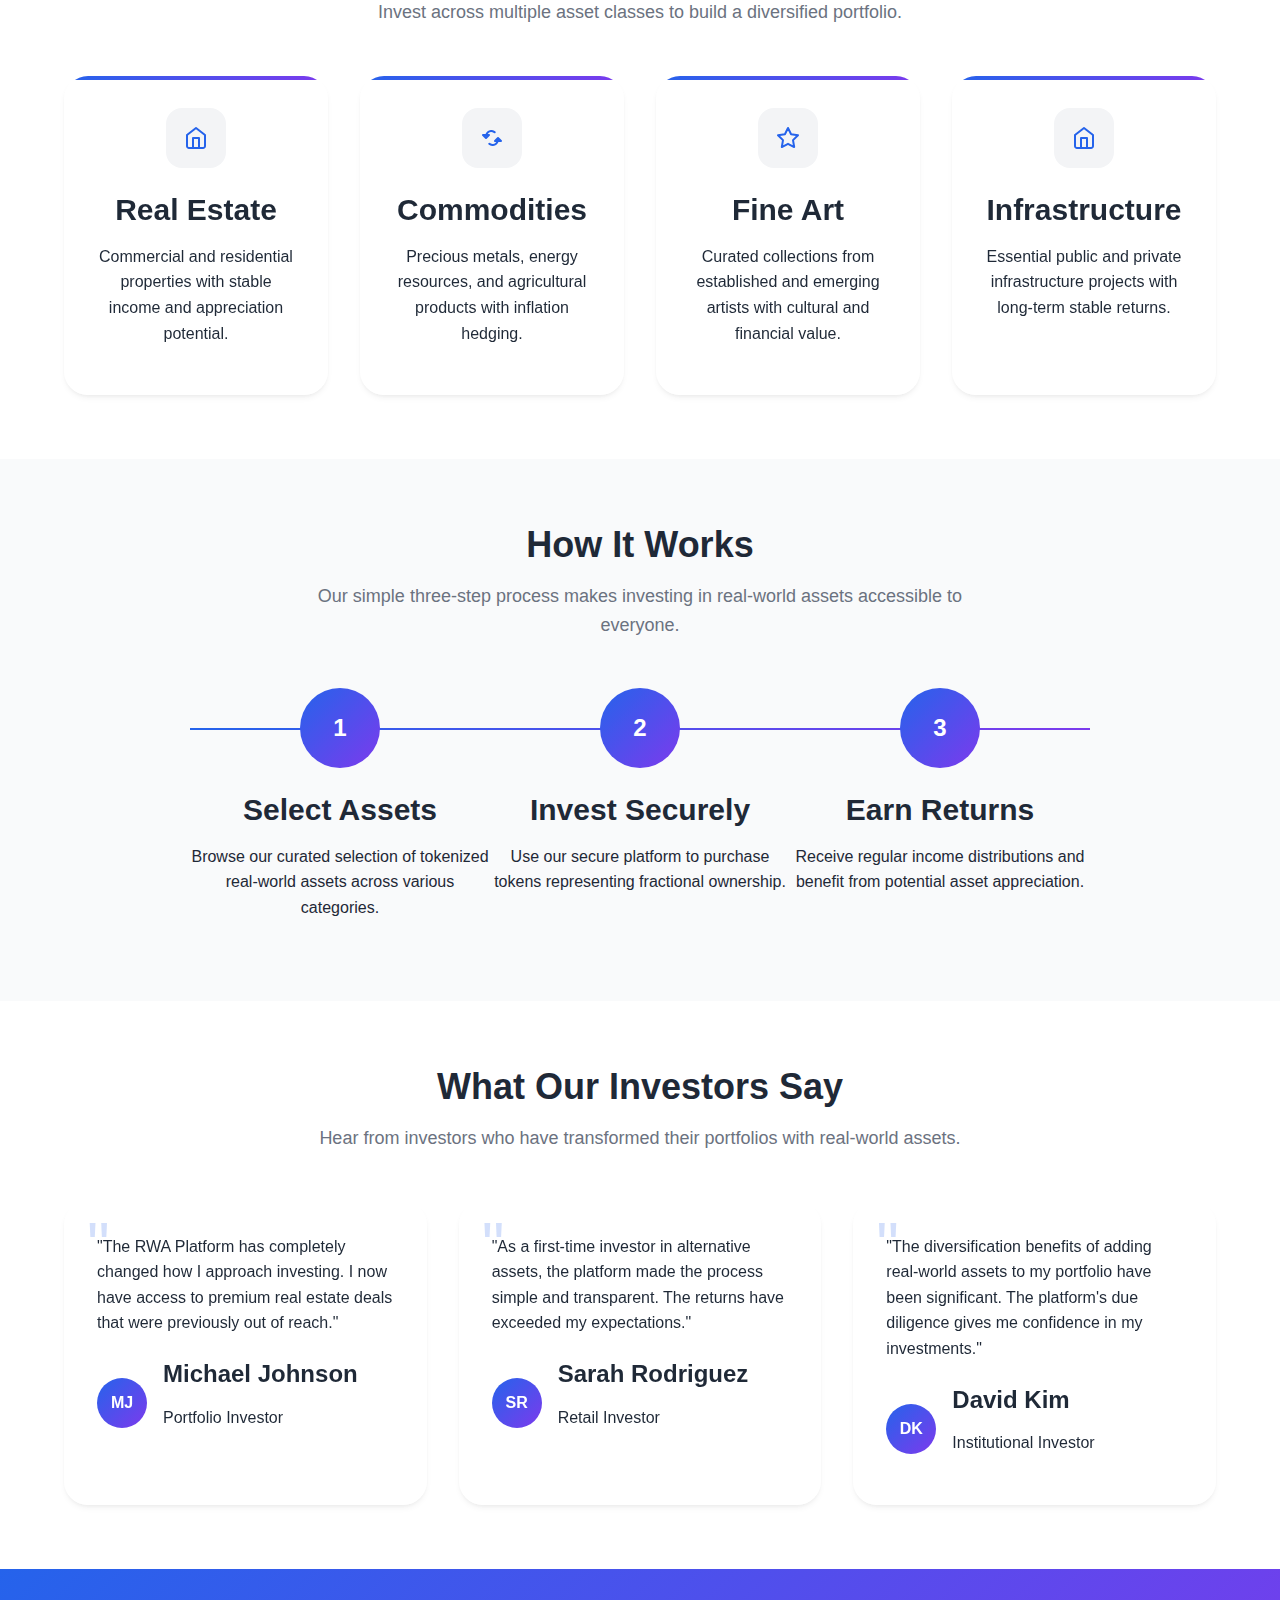
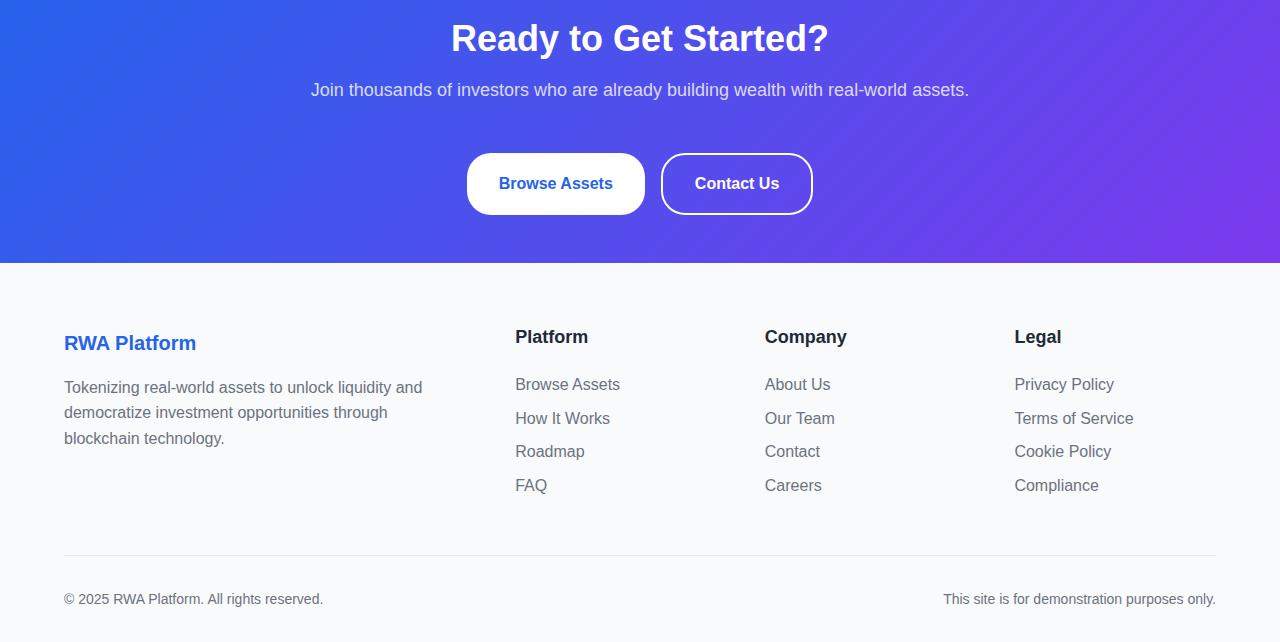
<file: rwa_website.html>
<!DOCTYPE html>
<html lang="en">
<head>
    <meta charset="UTF-8">
    <meta name="viewport" content="width=device-width, initial-scale=1.0">
    <title>RWA Platform | Real-World Asset Tokenization</title>
    <meta name="description" content="Tokenizing real-world assets to unlock liquidity and democratize investment opportunities">
    <style>
        /* CSS Variables for theming */
        :root {
            /* Colors - Light Theme */
            --primary: #2563eb;
            --primary-dark: #1d4ed8;
            --secondary: #7c3aed;
            --accent: #06b6d4;
            --success: #10b981;
            --warning: #f59e0b;
            --error: #ef4444;
            --text: #1f2937;
            --text-light: #6b7280;
            --bg: #ffffff;
            --bg-secondary: #f9fafb;
            --bg-tertiary: #f3f4f6;
            --border: #e5e7eb;
            --shadow: rgba(0, 0, 0, 0.05);
            --shadow-lg: rgba(0, 0, 0, 0.1);
            --card-bg: rgba(255, 255, 255, 0.7);
            --glass-bg: rgba(255, 255, 255, 0.25);
            --glass-border: rgba(255, 255, 255, 0.18);
            
            /* Typography */
            --font-family: -apple-system, BlinkMacSystemFont, 'Segoe UI', Roboto, Oxygen, Ubuntu, Cantarell, sans-serif;
            --font-size-xs: 0.75rem;
            --font-size-sm: 0.875rem;
            --font-size-base: 1rem;
            --font-size-lg: 1.125rem;
            --font-size-xl: 1.25rem;
            --font-size-2xl: 1.5rem;
            --font-size-3xl: 1.875rem;
            --font-size-4xl: 2.25rem;
            --font-size-5xl: 3rem;
            --font-size-6xl: 3.75rem;
            
            /* Spacing */
            --space-xs: 0.25rem;
            --space-sm: 0.5rem;
            --space-md: 1rem;
            --space-lg: 1.5rem;
            --space-xl: 2rem;
            --space-2xl: 3rem;
            --space-3xl: 4rem;
            --space-4xl: 6rem;
            
            /* Border radius */
            --radius-sm: 0.375rem;
            --radius: 0.5rem;
            --radius-md: 0.75rem;
            --radius-lg: 1rem;
            --radius-xl: 1.5rem;
            --radius-2xl: 2rem;
            
            /* Transitions */
            --transition: all 0.2s ease;
            --transition-slow: all 0.3s ease;
            
            /* Layout */
            --header-height: 4rem;
            --max-width: 1200px;
        }

        /* Dark Theme */
        [data-theme="dark"] {
            --primary: #3b82f6;
            --primary-dark: #2563eb;
            --secondary: #8b5cf6;
            --accent: #06b6d4;
            --success: #10b981;
            --warning: #f59e0b;
            --error: #ef4444;
            --text: #f9fafb;
            --text-light: #d1d5db;
            --bg: #111827;
            --bg-secondary: #1f2937;
            --bg-tertiary: #374151;
            --border: #4b5563;
            --shadow: rgba(0, 0, 0, 0.2);
            --shadow-lg: rgba(0, 0, 0, 0.3);
            --card-bg: rgba(30, 41, 59, 0.7);
            --glass-bg: rgba(30, 41, 59, 0.25);
            --glass-border: rgba(255, 255, 255, 0.1);
        }

        /* Base styles */
        * {
            margin: 0;
            padding: 0;
            box-sizing: border-box;
        }

        html {
            scroll-behavior: smooth;
        }

        body {
            font-family: var(--font-family);
            font-size: var(--font-size-base);
            line-height: 1.6;
            color: var(--text);
            background-color: var(--bg);
            transition: var(--transition-slow);
            overflow-x: hidden;
        }

        /* Reduced motion support */
        @media (prefers-reduced-motion: reduce) {
            html {
                scroll-behavior: auto;
            }
            
            * {
                animation-duration: 0.01ms !important;
                animation-iteration-count: 1 !important;
                transition-duration: 0.01ms !important;
            }
        }

        /* Typography */
        h1, h2, h3, h4, h5, h6 {
            font-weight: 700;
            line-height: 1.2;
            margin-bottom: var(--space-md);
        }

        h1 {
            font-size: var(--font-size-6xl);
        }

        h2 {
            font-size: var(--font-size-4xl);
        }

        h3 {
            font-size: var(--font-size-3xl);
        }

        h4 {
            font-size: var(--font-size-2xl);
        }

        h5 {
            font-size: var(--font-size-xl);
        }

        h6 {
            font-size: var(--font-size-lg);
        }

        p {
            margin-bottom: var(--space-md);
        }

        a {
            color: var(--primary);
            text-decoration: none;
            transition: var(--transition);
        }

        a:hover, a:focus {
            color: var(--primary-dark);
        }

        /* Layout */
        .container {
            width: 100%;
            max-width: var(--max-width);
            margin: 0 auto;
            padding: 0 var(--space-lg);
        }

        .section {
            padding: var(--space-3xl) 0;
        }

        .section-sm {
            padding: var(--space-2xl) 0;
        }

        .section-lg {
            padding: var(--space-4xl) 0;
        }

        .section-header {
            text-align: center;
            margin-bottom: var(--space-2xl);
        }

        .section-subtitle {
            color: var(--text-light);
            font-size: var(--font-size-lg);
            max-width: 700px;
            margin: 0 auto;
        }

        /* Buttons */
        .btn {
            display: inline-flex;
            align-items: center;
            justify-content: center;
            padding: var(--space-md) var(--space-xl);
            border-radius: var(--radius-xl);
            font-weight: 600;
            font-size: var(--font-size-base);
            cursor: pointer;
            transition: var(--transition);
            border: none;
            outline: none;
            gap: var(--space-sm);
        }

        .btn-primary {
            background: linear-gradient(135deg, var(--primary), var(--secondary));
            color: white;
            box-shadow: 0 4px 14px 0 var(--shadow-lg);
        }

        .btn-primary:hover, .btn-primary:focus {
            transform: translateY(-2px);
            box-shadow: 0 6px 20px 0 var(--shadow-lg);
        }

        .btn-secondary {
            background-color: transparent;
            color: var(--text);
            border: 2px solid var(--border);
        }

        .btn-secondary:hover, .btn-secondary:focus {
            background-color: var(--bg-secondary);
            border-color: var(--text-light);
        }

        .btn-sm {
            padding: var(--space-sm) var(--space-lg);
            font-size: var(--font-size-sm);
        }

        /* Cards */
        .card {
            background-color: var(--card-bg);
            border-radius: var(--radius-xl);
            padding: var(--space-xl);
            box-shadow: 0 4px 6px -1px var(--shadow), 0 2px 4px -1px var(--shadow);
            transition: var(--transition);
            backdrop-filter: blur(10px);
            border: 1px solid var(--glass-border);
        }

        .card:hover {
            transform: translateY(-5px);
            box-shadow: 0 20px 25px -5px var(--shadow), 0 10px 10px -5px var(--shadow);
        }

        /* Glassmorphism */
        .glass {
            background: var(--glass-bg);
            backdrop-filter: blur(10px);
            border: 1px solid var(--glass-border);
            border-radius: var(--radius-xl);
        }

        /* Header */
        .header {
            position: fixed;
            top: 0;
            left: 0;
            width: 100%;
            height: var(--header-height);
            background-color: var(--bg);
            box-shadow: 0 1px 3px 0 var(--shadow);
            z-index: 1000;
            transition: var(--transition);
        }

        .header.scrolled {
            background-color: var(--card-bg);
            backdrop-filter: blur(10px);
        }

        .header-container {
            display: flex;
            align-items: center;
            justify-content: space-between;
            height: 100%;
        }

        .logo {
            display: flex;
            align-items: center;
            gap: var(--space-sm);
            font-weight: 700;
            font-size: var(--font-size-xl);
            color: var(--text);
        }

        .nav {
            display: flex;
            align-items: center;
            gap: var(--space-lg);
        }

        .nav-list {
            display: flex;
            list-style: none;
            gap: var(--space-lg);
        }

        .nav-link {
            color: var(--text);
            font-weight: 500;
            position: relative;
            padding: var(--space-sm) 0;
        }

        .nav-link::after {
            content: '';
            position: absolute;
            bottom: 0;
            left: 0;
            width: 0;
            height: 2px;
            background: linear-gradient(90deg, var(--primary), var(--secondary));
            transition: var(--transition);
        }

        .nav-link:hover::after, .nav-link.active::after {
            width: 100%;
        }

        .nav-link.active {
            color: var(--primary);
        }

        .theme-toggle {
            background: none;
            border: none;
            color: var(--text);
            cursor: pointer;
            padding: var(--space-sm);
            border-radius: var(--radius);
            display: flex;
            align-items: center;
            justify-content: center;
            transition: var(--transition);
        }

        .theme-toggle:hover {
            background-color: var(--bg-secondary);
        }

        .mobile-toggle {
            display: none;
            background: none;
            border: none;
            color: var(--text);
            cursor: pointer;
            padding: var(--space-sm);
            border-radius: var(--radius);
        }

        /* Mobile menu */
        @media (max-width: 768px) {
            .mobile-toggle {
                display: flex;
            }

            .nav {
                position: fixed;
                top: var(--header-height);
                left: 0;
                width: 100%;
                background-color: var(--bg);
                box-shadow: 0 4px 6px -1px var(--shadow);
                flex-direction: column;
                padding: var(--space-lg);
                transform: translateY(-100%);
                opacity: 0;
                visibility: hidden;
                transition: var(--transition-slow);
            }

            .nav.open {
                transform: translateY(0);
                opacity: 1;
                visibility: visible;
            }

            .nav-list {
                flex-direction: column;
                width: 100%;
            }

            .nav-link {
                display: block;
                padding: var(--space-md) 0;
                width: 100%;
            }
        }

        /* Main content */
        .main {
            min-height: 100vh;
            padding-top: var(--header-height);
        }

        .page {
            display: none;
            animation: fadeIn 0.5s ease;
        }

        .page.active {
            display: block;
        }

        @keyframes fadeIn {
            from { opacity: 0; }
            to { opacity: 1; }
        }

        /* Hero section */
        .hero {
            padding: var(--space-4xl) 0;
            background: linear-gradient(135deg, var(--bg) 0%, var(--bg-secondary) 100%);
            position: relative;
            overflow: hidden;
        }

        .hero::before {
            content: '';
            position: absolute;
            top: -50%;
            right: -20%;
            width: 600px;
            height: 600px;
            border-radius: 50%;
            background: radial-gradient(circle, var(--primary) 0%, transparent 70%);
            opacity: 0.05;
        }

        .hero-content {
            display: grid;
            grid-template-columns: 1fr 1fr;
            gap: var(--space-2xl);
            align-items: center;
        }

        .hero-text {
            max-width: 600px;
        }

        .hero-title {
            margin-bottom: var(--space-lg);
            background: linear-gradient(135deg, var(--primary), var(--secondary));
            -webkit-background-clip: text;
            background-clip: text;
            color: transparent;
        }

        .hero-description {
            font-size: var(--font-size-lg);
            color: var(--text-light);
            margin-bottom: var(--space-xl);
        }

        .hero-actions {
            display: flex;
            gap: var(--space-md);
            flex-wrap: wrap;
        }

        .hero-visual {
            display: flex;
            justify-content: center;
            align-items: center;
        }

        .stats {
            display: grid;
            grid-template-columns: repeat(3, 1fr);
            gap: var(--space-lg);
            margin-top: var(--space-2xl);
        }

        .stat-card {
            text-align: center;
            padding: var(--space-lg);
        }

        .stat-value {
            font-size: var(--font-size-3xl);
            font-weight: 700;
            color: var(--primary);
            margin-bottom: var(--space-sm);
        }

        .stat-label {
            color: var(--text-light);
            font-size: var(--font-size-sm);
        }

        @media (max-width: 768px) {
            .hero-content {
                grid-template-columns: 1fr;
                text-align: center;
            }

            .hero-actions {
                justify-content: center;
            }

            .stats {
                grid-template-columns: 1fr;
            }
        }

        /* Features section */
        .features {
            background-color: var(--bg-secondary);
        }

        .features-grid {
            display: grid;
            grid-template-columns: repeat(auto-fit, minmax(300px, 1fr));
            gap: var(--space-xl);
        }

        .feature-card {
            text-align: center;
            padding: var(--space-xl);
        }

        .feature-icon {
            width: 80px;
            height: 80px;
            border-radius: var(--radius-xl);
            background: linear-gradient(135deg, var(--primary), var(--secondary));
            display: flex;
            align-items: center;
            justify-content: center;
            margin: 0 auto var(--space-lg);
            color: white;
        }

        /* Asset classes section */
        .asset-classes-grid {
            display: grid;
            grid-template-columns: repeat(auto-fit, minmax(250px, 1fr));
            gap: var(--space-xl);
        }

        .asset-class-card {
            text-align: center;
            padding: var(--space-xl);
            position: relative;
            overflow: hidden;
        }

        .asset-class-card::before {
            content: '';
            position: absolute;
            top: 0;
            left: 0;
            right: 0;
            height: 4px;
            background: linear-gradient(90deg, var(--primary), var(--secondary));
        }

        .asset-class-icon {
            width: 60px;
            height: 60px;
            border-radius: var(--radius-lg);
            background: var(--bg-tertiary);
            display: flex;
            align-items: center;
            justify-content: center;
            margin: 0 auto var(--space-lg);
            color: var(--primary);
        }

        /* Process section */
        .process-steps {
            display: flex;
            justify-content: space-between;
            position: relative;
            max-width: 900px;
            margin: 0 auto;
        }

        .process-steps::before {
            content: '';
            position: absolute;
            top: 40px;
            left: 0;
            right: 0;
            height: 2px;
            background: linear-gradient(90deg, var(--primary), var(--secondary));
            z-index: 1;
        }

        .process-step {
            text-align: center;
            position: relative;
            z-index: 2;
            flex: 1;
        }

        .step-number {
            width: 80px;
            height: 80px;
            border-radius: 50%;
            background: linear-gradient(135deg, var(--primary), var(--secondary));
            display: flex;
            align-items: center;
            justify-content: center;
            margin: 0 auto var(--space-lg);
            color: white;
            font-size: var(--font-size-2xl);
            font-weight: 700;
        }

        @media (max-width: 768px) {
            .process-steps {
                flex-direction: column;
                gap: var(--space-2xl);
            }

            .process-steps::before {
                display: none;
            }
        }

        /* Testimonials section */
        .testimonials {
            background-color: var(--bg-secondary);
        }

        .testimonials-grid {
            display: grid;
            grid-template-columns: repeat(auto-fit, minmax(300px, 1fr));
            gap: var(--space-xl);
        }

        .testimonial-card {
            padding: var(--space-xl);
        }

        .testimonial-content {
            position: relative;
            margin-bottom: var(--space-lg);
        }

        .testimonial-content::before {
            content: '"';
            position: absolute;
            top: -20px;
            left: -10px;
            font-size: 4rem;
            color: var(--primary);
            opacity: 0.2;
            line-height: 1;
        }

        .testimonial-author {
            display: flex;
            align-items: center;
            gap: var(--space-md);
        }

        .testimonial-avatar {
            width: 50px;
            height: 50px;
            border-radius: 50%;
            background: linear-gradient(135deg, var(--primary), var(--secondary));
            display: flex;
            align-items: center;
            justify-content: center;
            color: white;
            font-weight: 600;
        }

        /* CTA section */
        .cta {
            background: linear-gradient(135deg, var(--primary), var(--secondary));
            color: white;
            text-align: center;
        }

        .cta .section-subtitle {
            color: rgba(255, 255, 255, 0.8);
        }

        .cta-actions {
            display: flex;
            gap: var(--space-md);
            justify-content: center;
            flex-wrap: wrap;
            margin-top: var(--space-xl);
        }

        .btn-light {
            background-color: white;
            color: var(--primary);
        }

        .btn-light:hover {
            background-color: var(--bg-secondary);
            transform: translateY(-2px);
        }

        .btn-outline-light {
            background-color: transparent;
            color: white;
            border: 2px solid white;
        }

        .btn-outline-light:hover {
            background-color: white;
            color: var(--primary);
        }

        /* About section */
        .about-grid {
            display: grid;
            grid-template-columns: 1fr 1fr;
            gap: var(--space-2xl);
            align-items: center;
        }

        .timeline {
            position: relative;
            padding-left: var(--space-xl);
        }

        .timeline::before {
            content: '';
            position: absolute;
            left: 0;
            top: 0;
            bottom: 0;
            width: 2px;
            background: linear-gradient(to bottom, var(--primary), var(--secondary));
        }

        .timeline-item {
            position: relative;
            margin-bottom: var(--space-xl);
        }

        .timeline-item::before {
            content: '';
            position: absolute;
            left: calc(-1 * var(--space-xl) - 5px);
            top: 0;
            width: 12px;
            height: 12px;
            border-radius: 50%;
            background: var(--primary);
        }

        .timeline-date {
            font-weight: 600;
            color: var(--primary);
            margin-bottom: var(--space-xs);
        }

        @media (max-width: 768px) {
            .about-grid {
                grid-template-columns: 1fr;
            }
        }

        /* Assets section */
        .assets-controls {
            display: flex;
            justify-content: space-between;
            align-items: center;
            margin-bottom: var(--space-xl);
            flex-wrap: wrap;
            gap: var(--space-md);
        }

        .filter-group {
            display: flex;
            gap: var(--space-md);
            flex-wrap: wrap;
        }

        .select, .input {
            padding: var(--space-md) var(--space-lg);
            border: 1px solid var(--border);
            border-radius: var(--radius-lg);
            background-color: var(--bg);
            color: var(--text);
            font-size: var(--font-size-base);
            transition: var(--transition);
        }

        .select:focus, .input:focus {
            outline: none;
            border-color: var(--primary);
            box-shadow: 0 0 0 3px rgba(37, 99, 235, 0.1);
        }

        .assets-grid {
            display: grid;
            grid-template-columns: repeat(auto-fill, minmax(300px, 1fr));
            gap: var(--space-xl);
        }

        .asset-card {
            display: flex;
            flex-direction: column;
            height: 100%;
        }

        .asset-image {
            height: 200px;
            border-radius: var(--radius-lg);
            background: linear-gradient(135deg, var(--primary), var(--secondary));
            margin-bottom: var(--space-lg);
            display: flex;
            align-items: center;
            justify-content: center;
            color: white;
            font-weight: 600;
            position: relative;
            overflow: hidden;
        }

        .asset-badge {
            position: absolute;
            top: var(--space-md);
            right: var(--space-md);
            background-color: var(--bg);
            color: var(--text);
            padding: var(--space-xs) var(--space-sm);
            border-radius: var(--radius);
            font-size: var(--font-size-xs);
            font-weight: 600;
        }

        .asset-content {
            flex: 1;
            display: flex;
            flex-direction: column;
        }

        .asset-meta {
            display: flex;
            justify-content: space-between;
            margin-top: auto;
            padding-top: var(--space-lg);
            border-top: 1px solid var(--border);
        }

        .asset-yield {
            color: var(--primary);
            font-weight: 600;
        }

        .asset-maturity {
            color: var(--text-light);
            font-size: var(--font-size-sm);
        }

        /* Roadmap section */
        .roadmap-timeline {
            position: relative;
            max-width: 800px;
            margin: 0 auto;
        }

        .roadmap-timeline::before {
            content: '';
            position: absolute;
            left: 50%;
            top: 0;
            bottom: 0;
            width: 2px;
            background: linear-gradient(to bottom, var(--primary), var(--secondary));
            transform: translateX(-50%);
        }

        .roadmap-item {
            display: flex;
            align-items: center;
            margin-bottom: var(--space-2xl);
            position: relative;
        }

        .roadmap-item:nth-child(odd) {
            flex-direction: row-reverse;
        }

        .roadmap-content {
            flex: 1;
            padding: var(--space-xl);
            background-color: var(--card-bg);
            border-radius: var(--radius-xl);
            box-shadow: 0 4px 6px -1px var(--shadow);
        }

        .roadmap-item:nth-child(odd) .roadmap-content {
            margin-right: var(--space-xl);
        }

        .roadmap-item:nth-child(even) .roadmap-content {
            margin-left: var(--space-xl);
        }

        .roadmap-marker {
            width: 20px;
            height: 20px;
            border-radius: 50%;
            background-color: var(--primary);
            position: absolute;
            left: 50%;
            transform: translateX(-50%);
            z-index: 1;
        }

        .roadmap-date {
            font-weight: 600;
            color: var(--primary);
            margin-bottom: var(--space-sm);
        }

        @media (max-width: 768px) {
            .roadmap-timeline::before {
                left: 20px;
            }

            .roadmap-item {
                flex-direction: row !important;
            }

            .roadmap-content {
                margin-left: var(--space-xl) !important;
                margin-right: 0 !important;
            }

            .roadmap-marker {
                left: 20px;
            }
        }

        /* Team section */
        .team-grid {
            display: grid;
            grid-template-columns: repeat(auto-fill, minmax(250px, 1fr));
            gap: var(--space-xl);
        }

        .team-card {
            text-align: center;
        }

        .team-avatar {
            width: 120px;
            height: 120px;
            border-radius: 50%;
            margin: 0 auto var(--space-lg);
            background: linear-gradient(135deg, var(--primary), var(--secondary));
            display: flex;
            align-items: center;
            justify-content: center;
            color: white;
            font-size: var(--font-size-2xl);
            font-weight: 700;
        }

        .team-social {
            display: flex;
            justify-content: center;
            gap: var(--space-md);
            margin-top: var(--space-lg);
        }

        .social-link {
            display: flex;
            align-items: center;
            justify-content: center;
            width: 36px;
            height: 36px;
            border-radius: 50%;
            background-color: var(--bg-secondary);
            color: var(--text);
            transition: var(--transition);
        }

        .social-link:hover {
            background-color: var(--primary);
            color: white;
            transform: translateY(-2px);
        }

        /* FAQ section */
        .faq-container {
            max-width: 800px;
            margin: 0 auto;
        }

        .faq-item {
            margin-bottom: var(--space-md);
            border-radius: var(--radius-lg);
            overflow: hidden;
            border: 1px solid var(--border);
        }

        .faq-question {
            width: 100%;
            padding: var(--space-lg);
            background-color: var(--bg);
            border: none;
            text-align: left;
            font-weight: 600;
            font-size: var(--font-size-base);
            color: var(--text);
            cursor: pointer;
            display: flex;
            justify-content: space-between;
            align-items: center;
            transition: var(--transition);
        }

        .faq-question:hover {
            background-color: var(--bg-secondary);
        }

        .faq-question:focus {
            outline: none;
            background-color: var(--bg-secondary);
        }

        .faq-icon {
            transition: var(--transition);
        }

        .faq-item.active .faq-icon {
            transform: rotate(180deg);
        }

        .faq-answer {
            padding: 0 var(--space-lg);
            max-height: 0;
            overflow: hidden;
            transition: var(--transition-slow);
        }

        .faq-item.active .faq-answer {
            padding: var(--space-lg);
            max-height: 500px;
        }

        /* Contact section */
        .contact-container {
            display: grid;
            grid-template-columns: 1fr 1fr;
            gap: var(--space-2xl);
        }

        .contact-info {
            display: flex;
            flex-direction: column;
            gap: var(--space-lg);
        }

        .contact-item {
            display: flex;
            align-items: flex-start;
            gap: var(--space-md);
        }

        .contact-icon {
            display: flex;
            align-items: center;
            justify-content: center;
            width: 40px;
            height: 40px;
            border-radius: var(--radius);
            background: linear-gradient(135deg, var(--primary), var(--secondary));
            color: white;
            flex-shrink: 0;
        }

        .form-group {
            margin-bottom: var(--space-lg);
        }

        .form-label {
            display: block;
            margin-bottom: var(--space-sm);
            font-weight: 500;
        }

        .form-control {
            width: 100%;
            padding: var(--space-md) var(--space-lg);
            border: 1px solid var(--border);
            border-radius: var(--radius-lg);
            background-color: var(--bg);
            color: var(--text);
            font-size: var(--font-size-base);
            transition: var(--transition);
        }

        .form-control:focus {
            outline: none;
            border-color: var(--primary);
            box-shadow: 0 0 0 3px rgba(37, 99, 235, 0.1);
        }

        .form-control.error {
            border-color: #ef4444;
        }

        .error-message {
            color: #ef4444;
            font-size: var(--font-size-sm);
            margin-top: var(--space-xs);
        }

        textarea.form-control {
            min-height: 120px;
            resize: vertical;
        }

        @media (max-width: 768px) {
            .contact-container {
                grid-template-columns: 1fr;
            }
        }

        /* Toast */
        .toast {
            position: fixed;
            bottom: var(--space-xl);
            right: var(--space-xl);
            padding: var(--space-lg) var(--space-xl);
            background-color: var(--bg);
            color: var(--text);
            border-radius: var(--radius-xl);
            box-shadow: 0 10px 15px -3px var(--shadow-lg);
            display: flex;
            align-items: center;
            gap: var(--space-md);
            transform: translateY(100px);
            opacity: 0;
            transition: var(--transition-slow);
            z-index: 1100;
        }

        .toast.show {
            transform: translateY(0);
            opacity: 1;
        }

        .toast-success {
            border-left: 4px solid #10b981;
        }

        .toast-icon {
            display: flex;
            align-items: center;
            justify-content: center;
            width: 24px;
            height: 24px;
            border-radius: 50%;
            background-color: #10b981;
            color: white;
        }

        /* Footer */
        .footer {
            background-color: var(--bg-secondary);
            padding: var(--space-3xl) 0 var(--space-xl);
        }

        .footer-grid {
            display: grid;
            grid-template-columns: 2fr 1fr 1fr 1fr;
            gap: var(--space-2xl);
            margin-bottom: var(--space-2xl);
        }

        .footer-logo {
            font-size: var(--font-size-xl);
            font-weight: 700;
            margin-bottom: var(--space-md);
            display: inline-block;
        }

        .footer-description {
            color: var(--text-light);
            margin-bottom: var(--space-lg);
        }

        .footer-heading {
            font-size: var(--font-size-lg);
            font-weight: 600;
            margin-bottom: var(--space-lg);
        }

        .footer-links {
            list-style: none;
        }

        .footer-link {
            margin-bottom: var(--space-sm);
        }

        .footer-link a {
            color: var(--text-light);
            transition: var(--transition);
        }

        .footer-link a:hover {
            color: var(--primary);
        }

        .footer-bottom {
            padding-top: var(--space-xl);
            border-top: 1px solid var(--border);
            display: flex;
            justify-content: space-between;
            align-items: center;
            flex-wrap: wrap;
            gap: var(--space-md);
        }

        .footer-copyright {
            color: var(--text-light);
            font-size: var(--font-size-sm);
        }

        @media (max-width: 768px) {
            .footer-grid {
                grid-template-columns: 1fr;
            }
        }

        /* Skip to content link */
        .skip-link {
            position: absolute;
            top: -40px;
            left: var(--space-md);
            background: var(--primary);
            color: white;
            padding: var(--space-sm) var(--space-md);
            border-radius: var(--radius);
            z-index: 1100;
            transition: var(--transition);
        }

        .skip-link:focus {
            top: var(--space-md);
        }
    </style>
</head>
<body>
    <!-- Skip to content link for accessibility -->
    <a href="#main-content" class="skip-link">Skip to main content</a>

    <!-- Header -->
    <header class="header" id="header">
        <div class="container header-container">
            <a href="#/" class="logo">
                <!-- Logo SVG -->
                <svg width="32" height="32" viewBox="0 0 32 32" fill="none" xmlns="http://www.w3.org/2000/svg">
                    <path d="M16 2L20 10L28 12L22 18L24 26L16 22L8 26L10 18L4 12L12 10L16 2Z" fill="url(#logoGradient)"/>
                    <defs>
                        <linearGradient id="logoGradient" x1="4" y1="2" x2="28" y2="26" gradientUnits="userSpaceOnUse">
                            <stop stop-color="#2563eb"/>
                            <stop offset="1" stop-color="#7c3aed"/>
                        </linearGradient>
                    </defs>
                </svg>
                RWA Platform
            </a>

            <nav class="nav" id="nav">
                <ul class="nav-list">
                    <li><a href="#/" class="nav-link" data-page="home">Home</a></li>
                    <li><a href="#/about" class="nav-link" data-page="about">About</a></li>
                    <li><a href="#/assets" class="nav-link" data-page="assets">Assets</a></li>
                    <li><a href="#/roadmap" class="nav-link" data-page="roadmap">Roadmap</a></li>
                    <li><a href="#/team" class="nav-link" data-page="team">Team</a></li>
                    <li><a href="#/faq" class="nav-link" data-page="faq">FAQ</a></li>
                    <li><a href="#/contact" class="nav-link" data-page="contact">Contact</a></li>
                </ul>

                <button class="theme-toggle" id="themeToggle" aria-label="Toggle theme">
                    <svg width="20" height="20" viewBox="0 0 24 24" fill="none" xmlns="http://www.w3.org/2000/svg">
                        <path class="theme-icon-sun" d="M12 17C14.7614 17 17 14.7614 17 12C17 9.23858 14.7614 7 12 7C9.23858 7 7 9.23858 7 12C7 14.7614 9.23858 17 12 17Z" stroke="currentColor" stroke-width="2" stroke-linecap="round" stroke-linejoin="round"/>
                        <path class="theme-icon-sun" d="M12 1V3" stroke="currentColor" stroke-width="2" stroke-linecap="round" stroke-linejoin="round"/>
                        <path class="theme-icon-sun" d="M12 21V23" stroke="currentColor" stroke-width="2" stroke-linecap="round" stroke-linejoin="round"/>
                        <path class="theme-icon-sun" d="M4.22 4.22L5.64 5.64" stroke="currentColor" stroke-width="2" stroke-linecap="round" stroke-linejoin="round"/>
                        <path class="theme-icon-sun" d="M18.36 18.36L19.78 19.78" stroke="currentColor" stroke-width="2" stroke-linecap="round" stroke-linejoin="round"/>
                        <path class="theme-icon-sun" d="M1 12H3" stroke="currentColor" stroke-width="2" stroke-linecap="round" stroke-linejoin="round"/>
                        <path class="theme-icon-sun" d="M21 12H23" stroke="currentColor" stroke-width="2" stroke-linecap="round" stroke-linejoin="round"/>
                        <path class="theme-icon-sun" d="M4.22 19.78L5.64 18.36" stroke="currentColor" stroke-width="2" stroke-linecap="round" stroke-linejoin="round"/>
                        <path class="theme-icon-sun" d="M18.36 5.64L19.78 4.22" stroke="currentColor" stroke-width="2" stroke-linecap="round" stroke-linejoin="round"/>
                        <path class="theme-icon-moon" d="M21 12.79C20.8426 13.4922 20.5594 14.1624 20.1611 14.7616C19.7627 15.3608 19.2564 15.8791 18.6679 16.2902C18.0794 16.7013 17.4196 16.9982 16.7238 17.1661C16.028 17.334 15.3088 17.3701 14.6034 17.2725C13.898 17.1749 13.2193 16.9455 12.6046 16.5964C11.9899 16.2473 11.4506 15.785 11.0168 15.2347C10.5831 14.6844 10.2633 14.0564 10.075 13.3864C9.88667 12.7163 9.83398 12.0169 9.91999 11.3282C10.006 10.6395 10.229 9.97487 10.5749 9.37063C10.9208 8.76639 11.3827 8.23446 11.9343 7.80609C12.4859 7.37772 13.1165 7.06133 13.7905 6.87483C14.4645 6.68833 15.1686 6.63537 15.8619 6.71896C16.5552 6.80255 17.2245 7.02095 17.8317 7.36206C18.4389 7.70317 18.9724 8.16041 19.4022 8.70751C19.832 9.25461 20.1497 9.88084 20.3375 10.5506C20.5253 11.2204 20.5795 11.9206 20.4971 12.6108C20.4147 13.301 20.1975 13.9678 19.8573 14.5738C19.5172 15.1798 19.0607 15.7138 18.5133 16.1455C17.9659 16.5772 17.3379 16.898 17.0129 17.001" stroke="currentColor" stroke-width="2" stroke-linecap="round" stroke-linejoin="round"/>
                    </svg>
                </button>
            </nav>

            <button class="mobile-toggle" id="mobileToggle" aria-label="Toggle menu" aria-expanded="false">
                <svg width="24" height="24" viewBox="0 0 24 24" fill="none" xmlns="http://www.w3.org/2000/svg">
                    <path d="M3 12H21" stroke="currentColor" stroke-width="2" stroke-linecap="round" stroke-linejoin="round"/>
                    <path d="M3 6H21" stroke="currentColor" stroke-width="2" stroke-linecap="round" stroke-linejoin="round"/>
                    <path d="M3 18H21" stroke="currentColor" stroke-width="2" stroke-linecap="round" stroke-linejoin="round"/>
                </svg>
            </button>
        </div>
    </header>

    <!-- Main Content -->
    <main class="main" id="main-content">
        <!-- Home Page -->
        <section id="home" class="page active">
            <!-- Hero Section -->
            <div class="hero">
                <div class="container">
                    <div class="hero-content">
                        <div class="hero-text">
                            <h1 class="hero-title">Tokenizing Real-World Assets</h1>
                            <p class="hero-description">
                                Unlock liquidity and democratize investment in high-value real-world assets through blockchain technology. 
                                Our platform bridges traditional finance with decentralized innovation.
                            </p>
                            <div class="hero-actions">
                                <a href="#/assets" class="btn btn-primary">Explore Assets</a>
                                <a href="#/about" class="btn btn-secondary">Learn More</a>
                            </div>
                        </div>
                        <div class="hero-visual">
                            <div class="card" style="width: 100%; max-width: 400px;">
                                <h4>Asset Tokenization Process</h4>
                                <div style="height: 200px; background: linear-gradient(135deg, #f3f4f6, #e5e7eb); border-radius: var(--radius-lg); margin-bottom: var(--space-lg);"></div>
                                <p>Real-world assets are tokenized into digital representations, enabling fractional ownership and increased liquidity.</p>
                            </div>
                        </div>
                    </div>
                    <div class="stats">
                        <div class="card stat-card">
                            <div class="stat-value">$2.4B</div>
                            <div class="stat-label">Assets Under Management</div>
                        </div>
                        <div class="card stat-card">
                            <div class="stat-value">187</div>
                            <div class="stat-label">Asset Listings</div>
                        </div>
                        <div class="card stat-card">
                            <div class="stat-value">98.7%</div>
                            <div class="stat-label">Trust Score</div>
                        </div>
                    </div>
                </div>
            </div>

            <!-- Features Section -->
            <div class="section features">
                <div class="container">
                    <div class="section-header">
                        <h2>Why Choose RWA Platform?</h2>
                        <p class="section-subtitle">
                            Our platform offers unique advantages for both asset owners and investors.
                        </p>
                    </div>
                    <div class="features-grid">
                        <div class="card feature-card">
                            <div class="feature-icon">
                                <svg width="32" height="32" viewBox="0 0 24 24" fill="none" xmlns="http://www.w3.org/2000/svg">
                                    <path d="M12 15C13.6569 15 15 13.6569 15 12C15 10.3431 13.6569 9 12 9C10.3431 9 9 10.3431 9 12C9 13.6569 10.3431 15 12 15Z" stroke="currentColor" stroke-width="2" stroke-linecap="round" stroke-linejoin="round"/>
                                    <path d="M19.4 15C19.2662 15.9248 18.9628 16.8164 18.505 17.6281C18.0472 18.4398 17.4436 19.1554 16.7279 19.7351C16.0122 20.3148 15.1982 20.7476 14.3299 21.0104C13.4616 21.2732 12.5553 21.3611 11.6578 21.2695C10.7602 21.1779 9.88859 20.9088 9.08938 20.4762C8.29017 20.0436 7.57854 19.4556 6.99491 18.7447C6.41128 18.0338 5.96669 17.2135 5.68555 16.3304C5.40442 15.4473 5.29215 14.5181 5.35499 13.5924C5.41783 12.6667 5.65438 11.762 6.052 10.93" stroke="currentColor" stroke-width="2" stroke-linecap="round" stroke-linejoin="round"/>
                                    <path d="M12 5V3" stroke="currentColor" stroke-width="2" stroke-linecap="round" stroke-linejoin="round"/>
                                    <path d="M17.6568 6.34314L19.071 4.92892" stroke="currentColor" stroke-width="2" stroke-linecap="round" stroke-linejoin="round"/>
                                    <path d="M18 12H20" stroke="currentColor" stroke-width="2" stroke-linecap="round" stroke-linejoin="round"/>
                                    <path d="M6.34314 6.34314L4.92892 4.92892" stroke="currentColor" stroke-width="2" stroke-linecap="round" stroke-linejoin="round"/>
                                    <path d="M6 12H4" stroke="currentColor" stroke-width="2" stroke-linecap="round" stroke-linejoin="round"/>
                                </svg>
                            </div>
                            <h3>Global Access</h3>
                            <p>Access investment opportunities from anywhere in the world with our borderless platform.</p>
                        </div>
                        <div class="card feature-card">
                            <div class="feature-icon">
                                <svg width="32" height="32" viewBox="0 0 24 24" fill="none" xmlns="http://www.w3.org/2000/svg">
                                    <path d="M12 2L15.09 8.26L22 9.27L17 14.14L18.18 21.02L12 17.77L5.82 21.02L7 14.14L2 9.27L8.91 8.26L12 2Z" stroke="currentColor" stroke-width="2" stroke-linecap="round" stroke-linejoin="round"/>
                                </svg>
                            </div>
                            <h3>Premium Assets</h3>
                            <p>Carefully curated selection of high-quality real-world assets with proven track records.</p>
                        </div>
                        <div class="card feature-card">
                            <div class="feature-icon">
                                <svg width="32" height="32" viewBox="0 0 24 24" fill="none" xmlns="http://www.w3.org/2000/svg">
                                    <path d="M12 22C17.5228 22 22 17.5228 22 12C22 6.47715 17.5228 2 12 2C6.47715 2 2 6.47715 2 12C2 17.5228 6.47715 22 12 22Z" stroke="currentColor" stroke-width="2" stroke-linecap="round" stroke-linejoin="round"/>
                                    <path d="M9.09 9.00001C9.3251 8.33167 9.78915 7.76811 10.4 7.40914C11.0108 7.05016 11.7289 6.91894 12.4272 7.03872C13.1255 7.15849 13.7588 7.52153 14.2151 8.06353C14.6713 8.60553 14.9211 9.29153 14.92 10C14.92 12 11.92 13 11.92 13" stroke="currentColor" stroke-width="2" stroke-linecap="round" stroke-linejoin="round"/>
                                    <path d="M12 17H12.01" stroke="currentColor" stroke-width="2" stroke-linecap="round" stroke-linejoin="round"/>
                                </svg>
                            </div>
                            <h3>Transparent Process</h3>
                            <p>Full visibility into asset performance, ownership records, and transaction history.</p>
                        </div>
                    </div>
                </div>
            </div>

            <!-- Asset Classes Section -->
            <div class="section">
                <div class="container">
                    <div class="section-header">
                        <h2>Diverse Asset Classes</h2>
                        <p class="section-subtitle">
                            Invest across multiple asset classes to build a diversified portfolio.
                        </p>
                    </div>
                    <div class="asset-classes-grid">
                        <div class="card asset-class-card">
                            <div class="asset-class-icon">
                                <svg width="24" height="24" viewBox="0 0 24 24" fill="none" xmlns="http://www.w3.org/2000/svg">
                                    <path d="M3 9L12 2L21 9V20C21 20.5304 20.7893 21.0391 20.4142 21.4142C20.0391 21.7893 19.5304 22 19 22H5C4.46957 22 3.96086 21.7893 3.58579 21.4142C3.21071 21.0391 3 20.5304 3 20V9Z" stroke="currentColor" stroke-width="2" stroke-linecap="round" stroke-linejoin="round"/>
                                    <path d="M9 22V12H15V22" stroke="currentColor" stroke-width="2" stroke-linecap="round" stroke-linejoin="round"/>
                                </svg>
                            </div>
                            <h3>Real Estate</h3>
                            <p>Commercial and residential properties with stable income and appreciation potential.</p>
                        </div>
                        <div class="card asset-class-card">
                            <div class="asset-class-icon">
                                <svg width="24" height="24" viewBox="0 0 24 24" fill="none" xmlns="http://www.w3.org/2000/svg">
                                    <path d="M14.7 6.3C14.5168 6.11719 14.3141 5.95461 14.096 5.815C13.1707 5.236 12.0577 4.96429 10.944 5.045C9.83027 5.12571 8.77367 5.55419 7.935 6.265C7.09633 6.97581 6.52201 7.93004 6.3 9H3L6 12L9 9H6.3C6.52067 7.93159 7.09265 6.97902 7.92765 6.26982C8.76265 5.56062 9.81446 5.13461 10.9233 5.05687C12.0322 4.97913 13.1388 5.25414 14.077 5.841C14.3011 5.975 14.5094 6.1326 14.698 6.311L14.7 6.3Z" stroke="currentColor" stroke-width="2" stroke-linecap="round" stroke-linejoin="round"/>
                                    <path d="M9.3 17.7C9.4832 17.8828 9.6859 18.0454 9.904 18.185C10.8293 18.764 11.9423 19.0357 13.056 18.955C14.1697 18.8743 15.2263 18.4458 16.065 17.735C16.9037 17.0242 17.478 16.07 17.7 15H21L18 12L15 15H17.7C17.4793 16.0684 16.9073 17.021 16.0723 17.7302C15.2373 18.4394 14.1855 18.8654 13.0767 18.9431C11.9678 19.0209 10.8612 18.7459 9.923 18.159C9.6989 18.025 9.4906 17.8674 9.302 17.689L9.3 17.7Z" stroke="currentColor" stroke-width="2" stroke-linecap="round" stroke-linejoin="round"/>
                                </svg>
                            </div>
                            <h3>Commodities</h3>
                            <p>Precious metals, energy resources, and agricultural products with inflation hedging.</p>
                        </div>
                        <div class="card asset-class-card">
                            <div class="asset-class-icon">
                                <svg width="24" height="24" viewBox="0 0 24 24" fill="none" xmlns="http://www.w3.org/2000/svg">
                                    <path d="M12 2L15.09 8.26L22 9.27L17 14.14L18.18 21.02L12 17.77L5.82 21.02L7 14.14L2 9.27L8.91 8.26L12 2Z" stroke="currentColor" stroke-width="2" stroke-linecap="round" stroke-linejoin="round"/>
                                </svg>
                            </div>
                            <h3>Fine Art</h3>
                            <p>Curated collections from established and emerging artists with cultural and financial value.</p>
                        </div>
                        <div class="card asset-class-card">
                            <div class="asset-class-icon">
                                <svg width="24" height="24" viewBox="0 0 24 24" fill="none" xmlns="http://www.w3.org/2000/svg">
                                    <path d="M3 9L12 2L21 9V20C21 20.5304 20.7893 21.0391 20.4142 21.4142C20.0391 21.7893 19.5304 22 19 22H5C4.46957 22 3.96086 21.7893 3.58579 21.4142C3.21071 21.0391 3 20.5304 3 20V9Z" stroke="currentColor" stroke-width="2" stroke-linecap="round" stroke-linejoin="round"/>
                                    <path d="M15 22V12H9V22" stroke="currentColor" stroke-width="2" stroke-linecap="round" stroke-linejoin="round"/>
                                </svg>
                            </div>
                            <h3>Infrastructure</h3>
                            <p>Essential public and private infrastructure projects with long-term stable returns.</p>
                        </div>
                    </div>
                </div>
            </div>

            <!-- Process Section -->
            <div class="section features">
                <div class="container">
                    <div class="section-header">
                        <h2>How It Works</h2>
                        <p class="section-subtitle">
                            Our simple three-step process makes investing in real-world assets accessible to everyone.
                        </p>
                    </div>
                    <div class="process-steps">
                        <div class="process-step">
                            <div class="step-number">1</div>
                            <h3>Select Assets</h3>
                            <p>Browse our curated selection of tokenized real-world assets across various categories.</p>
                        </div>
                        <div class="process-step">
                            <div class="step-number">2</div>
                            <h3>Invest Securely</h3>
                            <p>Use our secure platform to purchase tokens representing fractional ownership.</p>
                        </div>
                        <div class="process-step">
                            <div class="step-number">3</div>
                            <h3>Earn Returns</h3>
                            <p>Receive regular income distributions and benefit from potential asset appreciation.</p>
                        </div>
                    </div>
                </div>
            </div>

            <!-- Testimonials Section -->
            <div class="section">
                <div class="container">
                    <div class="section-header">
                        <h2>What Our Investors Say</h2>
                        <p class="section-subtitle">
                            Hear from investors who have transformed their portfolios with real-world assets.
                        </p>
                    </div>
                    <div class="testimonials-grid">
                        <div class="card testimonial-card">
                            <div class="testimonial-content">
                                <p>"The RWA Platform has completely changed how I approach investing. I now have access to premium real estate deals that were previously out of reach."</p>
                            </div>
                            <div class="testimonial-author">
                                <div class="testimonial-avatar">MJ</div>
                                <div>
                                    <h4>Michael Johnson</h4>
                                    <p>Portfolio Investor</p>
                                </div>
                            </div>
                        </div>
                        <div class="card testimonial-card">
                            <div class="testimonial-content">
                                <p>"As a first-time investor in alternative assets, the platform made the process simple and transparent. The returns have exceeded my expectations."</p>
                            </div>
                            <div class="testimonial-author">
                                <div class="testimonial-avatar">SR</div>
                                <div>
                                    <h4>Sarah Rodriguez</h4>
                                    <p>Retail Investor</p>
                                </div>
                            </div>
                        </div>
                        <div class="card testimonial-card">
                            <div class="testimonial-content">
                                <p>"The diversification benefits of adding real-world assets to my portfolio have been significant. The platform's due diligence gives me confidence in my investments."</p>
                            </div>
                            <div class="testimonial-author">
                                <div class="testimonial-avatar">DK</div>
                                <div>
                                    <h4>David Kim</h4>
                                    <p>Institutional Investor</p>
                                </div>
                            </div>
                        </div>
                    </div>
                </div>
            </div>

            <!-- CTA Section -->
            <div class="section-sm cta">
                <div class="container">
                    <div class="section-header">
                        <h2>Ready to Get Started?</h2>
                        <p class="section-subtitle">
                            Join thousands of investors who are already building wealth with real-world assets.
                        </p>
                    </div>
                    <div class="cta-actions">
                        <a href="#/assets" class="btn btn-light">Browse Assets</a>
                        <a href="#/contact" class="btn btn-outline-light">Contact Us</a>
                    </div>
                </div>
            </div>
        </section>

        <!-- About Page -->
        <section id="about" class="page">
            <div class="container section">
                <div class="section-header">
                    <h2>About RWA Platform</h2>
                    <p class="section-subtitle">
                        We're revolutionizing how real-world assets are owned, traded, and managed through blockchain technology.
                    </p>
                </div>
                <div class="about-grid">
                    <div>
                        <h3>Our Mission</h3>
                        <p>
                            RWA Platform exists to democratize access to high-value investment opportunities that were traditionally 
                            reserved for institutional investors. By tokenizing real-world assets, we're creating new markets and 
                            unlocking trillions of dollars in previously illiquid assets.
                        </p>
                        <h4 style="margin-top: var(--space-xl);">Key Benefits</h4>
                        <ul style="margin-left: var(--space-lg); margin-bottom: var(--space-xl);">
                            <li style="margin-bottom: var(--space-sm);">Fractional ownership of high-value assets</li>
                            <li style="margin-bottom: var(--space-sm);">Increased liquidity for traditionally illiquid assets</li>
                            <li style="margin-bottom: var(--space-sm);">Transparent and auditable ownership records</li>
                            <li style="margin-bottom: var(--space-sm);">Reduced transaction costs and settlement times</li>
                            <li>Global accessibility to investment opportunities</li>
                        </ul>
                    </div>
                    <div>
                        <h3>Our Journey</h3>
                        <div class="timeline">
                            <div class="timeline-item">
                                <div class="timeline-date">Q1 2023</div>
                                <h5>Platform Development</h5>
                                <p>Initial concept and platform architecture development with focus on regulatory compliance.</p>
                            </div>
                            <div class="timeline-item">
                                <div class="timeline-date">Q3 2023</div>
                                <h5>First Asset Tokenization</h5>
                                <p>Successfully tokenized our first commercial real estate property valued at $15M.</p>
                            </div>
                            <div class="timeline-item">
                                <div class="timeline-date">Q1 2024</div>
                                <h5>Platform Launch</h5>
                                <p>Public launch with multiple asset classes including real estate, commodities, and fine art.</p>
                            </div>
                            <div class="timeline-item">
                                <div class="timeline-date">Q4 2024</div>
                                <h5>Global Expansion</h5>
                                <p>Expanded operations to European and Asian markets with regulatory approvals.</p>
                            </div>
                        </div>
                    </div>
                </div>
            </div>
        </section>

        <!-- Assets Page -->
        <section id="assets" class="page">
            <div class="container section">
                <div class="section-header">
                    <h2>Available Assets</h2>
                    <p class="section-subtitle">
                        Browse our curated selection of tokenized real-world assets available for investment.
                    </p>
                </div>
                <div class="assets-controls">
                    <div class="filter-group">
                        <select class="select" id="assetTypeFilter">
                            <option value="all">All Types</option>
                            <option value="real-estate">Real Estate</option>
                            <option value="commodities">Commodities</option>
                            <option value="fine-art">Fine Art</option>
                            <option value="infrastructure">Infrastructure</option>
                        </select>
                        <select class="select" id="sortBy">
                            <option value="name">Sort by Name</option>
                            <option value="yield-high">Highest Yield</option>
                            <option value="yield-low">Lowest Yield</option>
                            <option value="maturity">Maturity Date</option>
                        </select>
                    </div>
                    <div>
                        <label for="yieldRange" style="margin-right: var(--space-sm);">Yield: <span id="yieldValue">0-15%</span></label>
                        <input type="range" id="yieldRange" class="input" min="0" max="15" value="15" style="width: 150px;">
                    </div>
                </div>
                <div class="assets-grid" id="assetsGrid">
                    <!-- Assets will be populated by JavaScript -->
                </div>
            </div>
        </section>

        <!-- Roadmap Page -->
        <section id="roadmap" class="page">
            <div class="container section">
                <div class="section-header">
                    <h2>Platform Roadmap</h2>
                    <p class="section-subtitle">
                        Our strategic vision for the future of real-world asset tokenization.
                    </p>
                </div>
                <div class="roadmap-timeline">
                    <div class="roadmap-item">
                        <div class="roadmap-marker"></div>
                        <div class="roadmap-content">
                            <div class="roadmap-date">Q2 2025</div>
                            <h4>Multi-Chain Expansion</h4>
                            <p>Expand platform compatibility to additional blockchain networks beyond Ethereum to reduce gas fees and increase accessibility.</p>
                        </div>
                    </div>
                    <div class="roadmap-item">
                        <div class="roadmap-marker"></div>
                        <div class="roadmap-content">
                            <div class="roadmap-date">Q4 2025</div>
                            <h4>Secondary Market Launch</h4>
                            <p>Launch a fully-featured secondary market for trading tokenized assets with advanced order types and liquidity pools.</p>
                        </div>
                    </div>
                    <div class="roadmap-item">
                        <div class="roadmap-marker"></div>
                        <div class="roadmap-content">
                            <div class="roadmap-date">Q2 2026</div>
                            <h4>Regulatory Framework Integration</h4>
                            <p>Implement automated compliance checks and integrate with global regulatory reporting systems.</p>
                        </div>
                    </div>
                    <div class="roadmap-item">
                        <div class="roadmap-marker"></div>
                        <div class="roadmap-content">
                            <div class="roadmap-date">Q4 2026</div>
                            <h4>AI-Powered Asset Valuation</h4>
                            <p>Deploy machine learning models for real-time asset valuation and risk assessment.</p>
                        </div>
                    </div>
                </div>
            </div>
        </section>

        <!-- Team Page -->
        <section id="team" class="page">
            <div class="container section">
                <div class="section-header">
                    <h2>Our Team</h2>
                    <p class="section-subtitle">
                        Meet the experts driving innovation in real-world asset tokenization.
                    </p>
                </div>
                <div class="team-grid" id="teamGrid">
                    <!-- Team members will be populated by JavaScript -->
                </div>
            </div>
        </section>

        <!-- FAQ Page -->
        <section id="faq" class="page">
            <div class="container section">
                <div class="section-header">
                    <h2>Frequently Asked Questions</h2>
                    <p class="section-subtitle">
                        Find answers to common questions about real-world asset tokenization.
                    </p>
                </div>
                <div class="faq-container">
                    <div class="faq-item">
                        <button class="faq-question">
                            What are Real-World Assets (RWAs)?
                            <svg class="faq-icon" width="16" height="16" viewBox="0 0 24 24" fill="none" xmlns="http://www.w3.org/2000/svg">
                                <path d="M6 9L12 15L18 9" stroke="currentColor" stroke-width="2" stroke-linecap="round" stroke-linejoin="round"/>
                            </svg>
                        </button>
                        <div class="faq-answer">
                            <p>
                                Real-World Assets (RWAs) are tangible or intangible assets that exist in the physical world and have inherent value. 
                                Examples include real estate, commodities, fine art, intellectual property, and infrastructure projects. 
                                Through tokenization, these assets can be represented digitally on a blockchain, enabling fractional ownership and increased liquidity.
                            </p>
                        </div>
                    </div>
                    <div class="faq-item">
                        <button class="faq-question">
                            How does asset tokenization work?
                            <svg class="faq-icon" width="16" height="16" viewBox="0 0 24 24" fill="none" xmlns="http://www.w3.org/2000/svg">
                                <path d="M6 9L12 15L18 9" stroke="currentColor" stroke-width="2" stroke-linecap="round" stroke-linejoin="round"/>
                            </svg>
                        </button>
                        <div class="faq-answer">
                            <p>
                                Asset tokenization involves creating digital tokens on a blockchain that represent ownership or rights to a real-world asset. 
                                The process typically includes: legal structuring to ensure compliance, valuation of the asset, creation of digital tokens, 
                                and distribution to investors. Each token represents a fraction of the underlying asset, allowing for smaller investment amounts 
                                and increased market accessibility.
                            </p>
                        </div>
                    </div>
                    <div class="faq-item">
                        <button class="faq-question">
                            What are the benefits of investing in tokenized RWAs?
                            <svg class="faq-icon" width="16" height="16" viewBox="0 0 24 24" fill="none" xmlns="http://www.w3.org/2000/svg">
                                <path d="M6 9L12 15L18 9" stroke="currentColor" stroke-width="2" stroke-linecap="round" stroke-linejoin="round"/>
                            </svg>
                        </button>
                        <div class="faq-answer">
                            <p>
                                Investing in tokenized RWAs offers several advantages:
                            </p>
                            <ul style="margin-left: var(--space-lg); margin-top: var(--space-sm);">
                                <li style="margin-bottom: var(--space-sm);">Fractional ownership of high-value assets previously inaccessible to retail investors</li>
                                <li style="margin-bottom: var(--space-sm);">Increased liquidity through secondary market trading</li>
                                <li style="margin-bottom: var(--space-sm);">Transparent ownership records on the blockchain</li>
                                <li style="margin-bottom: var(--space-sm);">Reduced transaction costs and faster settlement times</li>
                                <li>Diversification across different asset classes and geographies</li>
                            </ul>
                        </div>
                    </div>
                    <div class="faq-item">
                        <button class="faq-question">
                            How is regulatory compliance handled?
                            <svg class="faq-icon" width="16" height="16" viewBox="0 0 24 24" fill="none" xmlns="http://www.w3.org/2000/svg">
                                <path d="M6 9L12 15L18 9" stroke="currentColor" stroke-width="2" stroke-linecap="round" stroke-linejoin="round"/>
                            </svg>
                        </button>
                        <div class="faq-answer">
                            <p>
                                We work closely with legal experts and regulatory bodies in each jurisdiction where we operate. 
                                Our compliance framework includes KYC (Know Your Customer) and AML (Anti-Money Laundering) procedures, 
                                investor accreditation checks where required, and adherence to securities regulations. 
                                Each tokenized asset is structured to comply with local laws, and we maintain ongoing relationships 
                                with regulators to ensure our platform remains compliant as regulations evolve.
                            </p>
                        </div>
                    </div>
                    <div class="faq-item">
                        <button class="faq-question">
                            What happens if I want to sell my tokens?
                            <svg class="faq-icon" width="16" height="16" viewBox="0 0 24 24" fill="none" xmlns="http://www.w3.org/2000/svg">
                                <path d="M6 9L12 15L18 9" stroke="currentColor" stroke-width="2" stroke-linecap="round" stroke-linejoin="round"/>
                            </svg>
                        </button>
                        <div class="faq-answer">
                            <p>
                                Token holders can sell their tokens on our secondary marketplace once it launches in Q4 2025. 
                                Until then, tokens may be transferred privately between accredited investors, subject to applicable securities laws. 
                                When the secondary market is operational, you'll be able to list your tokens for sale at market-determined prices, 
                                similar to how stocks are traded on traditional exchanges.
                            </p>
                        </div>
                    </div>
                </div>
            </div>
        </section>

        <!-- Contact Page -->
        <section id="contact" class="page">
            <div class="container section">
                <div class="section-header">
                    <h2>Contact Us</h2>
                    <p class="section-subtitle">
                        Get in touch with our team to learn more about asset tokenization opportunities.
                    </p>
                </div>
                <div class="contact-container">
                    <div class="contact-info">
                        <div class="contact-item">
                            <div class="contact-icon">
                                <svg width="20" height="20" viewBox="0 0 24 24" fill="none" xmlns="http://www.w3.org/2000/svg">
                                    <path d="M21 10C21 17 12 23 12 23C12 23 3 17 3 10C3 7.61305 3.94821 5.32387 5.63604 3.63604C7.32387 1.94821 9.61305 1 12 1C14.3869 1 16.6761 1.94821 18.364 3.63604C20.0518 5.32387 21 7.61305 21 10Z" stroke="currentColor" stroke-width="2" stroke-linecap="round" stroke-linejoin="round"/>
                                    <path d="M12 13C13.6569 13 15 11.6569 15 10C15 8.34315 13.6569 7 12 7C10.3431 7 9 8.34315 9 10C9 11.6569 10.3431 13 12 13Z" stroke="currentColor" stroke-width="2" stroke-linecap="round" stroke-linejoin="round"/>
                                </svg>
                            </div>
                            <div>
                                <h4>Our Office</h4>
                                <p>123 Blockchain Avenue,<br>San Francisco, CA 94105</p>
                            </div>
                        </div>
                        <div class="contact-item">
                            <div class="contact-icon">
                                <svg width="20" height="20" viewBox="0 0 24 24" fill="none" xmlns="http://www.w3.org/2000/svg">
                                    <path d="M4 4H20C21.1 4 22 4.9 22 6V18C22 19.1 21.1 20 20 20H4C2.9 20 2 19.1 2 18V6C2 4.9 2.9 4 4 4Z" stroke="currentColor" stroke-width="2" stroke-linecap="round" stroke-linejoin="round"/>
                                    <path d="M22 6L12 13L2 6" stroke="currentColor" stroke-width="2" stroke-linecap="round" stroke-linejoin="round"/>
                                </svg>
                            </div>
                            <div>
                                <h4>Email Us</h4>
                                <p>info@rwaplatform.com<br>support@rwaplatform.com</p>
                            </div>
                        </div>
                        <div class="contact-item">
                            <div class="contact-icon">
                                <svg width="20" height="20" viewBox="0 0 24 24" fill="none" xmlns="http://www.w3.org/2000/svg">
                                    <path d="M15.05 5A5 5 0 0 1 19 8.95M15.05 1A9 9 0 0 1 23 8.94M21 16.92V19C21.0014 19.2647 20.8964 19.5186 20.7072 19.7072C20.518 19.8958 20.2642 20.0008 20 20H16C15.7358 20.0008 15.482 19.8958 15.2928 19.7072C15.1036 19.5186 14.9986 19.2647 15 19V16C14.9993 15.6022 15.0794 15.2088 15.2349 14.8439C15.3904 14.479 15.6178 14.1508 15.9027 13.8799C16.1876 13.609 16.5237 13.4013 16.8899 13.2697C17.2561 13.1381 17.6444 13.0855 18.03 13.115C18.659 13.1694 19.2549 13.4328 19.72 13.86C20.1986 14.3012 20.5004 14.9011 20.57 15.55" stroke="currentColor" stroke-width="2" stroke-linecap="round" stroke-linejoin="round"/>
                                </svg>
                            </div>
                            <div>
                                <h4>Call Us</h4>
                                <p>+1 (555) 123-4567<br>+1 (555) 987-6543</p>
                            </div>
                        </div>
                    </div>
                    <div>
                        <form id="contactForm" class="card">
                            <div class="form-group">
                                <label for="name" class="form-label">Full Name</label>
                                <input type="text" id="name" class="form-control" required>
                                <div class="error-message" id="nameError"></div>
                            </div>
                            <div class="form-group">
                                <label for="email" class="form-label">Email Address</label>
                                <input type="email" id="email" class="form-control" required>
                                <div class="error-message" id="emailError"></div>
                            </div>
                            <div class="form-group">
                                <label for="subject" class="form-label">Subject</label>
                                <input type="text" id="subject" class="form-control" required>
                                <div class="error-message" id="subjectError"></div>
                            </div>
                            <div class="form-group">
                                <label for="message" class="form-label">Message</label>
                                <textarea id="message" class="form-control" required></textarea>
                                <div class="error-message" id="messageError"></div>
                            </div>
                            <button type="submit" class="btn btn-primary" style="width: 100%;">Send Message</button>
                        </form>
                    </div>
                </div>
            </div>
        </section>
    </main>

    <!-- Toast Notification -->
    <div class="toast" id="toast">
        <div class="toast-icon">
            <svg width="16" height="16" viewBox="0 0 24 24" fill="none" xmlns="http://www.w3.org/2000/svg">
                <path d="M20 6L9 17L4 12" stroke="currentColor" stroke-width="2" stroke-linecap="round" stroke-linejoin="round"/>
            </svg>
        </div>
        <div class="toast-message">Your message has been sent successfully!</div>
    </div>

    <!-- Footer -->
    <footer class="footer">
        <div class="container">
            <div class="footer-grid">
                <div>
                    <a href="#/" class="footer-logo">RWA Platform</a>
                    <p class="footer-description">
                        Tokenizing real-world assets to unlock liquidity and democratize investment opportunities through blockchain technology.
                    </p>
                </div>
                <div>
                    <h4 class="footer-heading">Platform</h4>
                    <ul class="footer-links">
                        <li class="footer-link"><a href="#/assets">Browse Assets</a></li>
                        <li class="footer-link"><a href="#/about">How It Works</a></li>
                        <li class="footer-link"><a href="#/roadmap">Roadmap</a></li>
                        <li class="footer-link"><a href="#/faq">FAQ</a></li>
                    </ul>
                </div>
                <div>
                    <h4 class="footer-heading">Company</h4>
                    <ul class="footer-links">
                        <li class="footer-link"><a href="#/about">About Us</a></li>
                        <li class="footer-link"><a href="#/team">Our Team</a></li>
                        <li class="footer-link"><a href="#/contact">Contact</a></li>
                        <li class="footer-link"><a href="#">Careers</a></li>
                    </ul>
                </div>
                <div>
                    <h4 class="footer-heading">Legal</h4>
                    <ul class="footer-links">
                        <li class="footer-link"><a href="#">Privacy Policy</a></li>
                        <li class="footer-link"><a href="#">Terms of Service</a></li>
                        <li class="footer-link"><a href="#">Cookie Policy</a></li>
                        <li class="footer-link"><a href="#">Compliance</a></li>
                    </ul>
                </div>
            </div>
            <div class="footer-bottom">
                <div class="footer-copyright">
                    &copy; 2025 RWA Platform. All rights reserved.
                </div>
                <div class="footer-copyright">
                    This site is for demonstration purposes only.
                </div>
            </div>
        </div>
    </footer>

    <script>
        // =============================================================================
        // DATA AND CONFIGURATION
        // =============================================================================
        
        // Sample assets data - replace with real data in production
        const assetsData = [
            {
                id: 1,
                name: "Manhattan Commercial Tower",
                type: "real-estate",
                location: "New York, NY",
                yield: 7.2,
                maturity: "2030-12-31",
                value: "$85M",
                description: "Prime commercial real estate in Manhattan's financial district with long-term corporate tenants."
            },
            {
                id: 2,
                name: "California Solar Farm",
                type: "infrastructure",
                location: "Mojave Desert, CA",
                yield: 5.8,
                maturity: "2035-06-30",
                value: "$120M",
                description: "Large-scale solar energy facility with 20-year power purchase agreements."
            },
            {
                id: 3,
                name: "Fine Art Collection",
                type: "fine-art",
                location: "Global",
                yield: 12.5,
                maturity: "2028-03-15",
                value: "$45M",
                description: "Curated collection of contemporary art from emerging and established artists."
            },
            {
                id: 4,
                name: "Industrial Warehouse Portfolio",
                type: "real-estate",
                location: "Chicago, IL",
                yield: 6.9,
                maturity: "2032-09-30",
                value: "$65M",
                description: "Collection of logistics and distribution centers serving major metropolitan areas."
            },
            {
                id: 5,
                name: "Precious Metals Fund",
                type: "commodities",
                location: "Global",
                yield: 3.5,
                maturity: "2027-11-30",
                value: "$150M",
                description: "Diversified portfolio of gold, silver, and platinum stored in secure vaults."
            },
            {
                id: 6,
                name: "Tech Campus",
                type: "real-estate",
                location: "Austin, TX",
                yield: 8.1,
                maturity: "2033-05-31",
                value: "$95M",
                description: "State-of-the-art office campus leased to leading technology companies."
            }
        ];

        // Sample team data
        const teamData = [
            {
                id: 1,
                name: "Alexandra Chen",
                role: "CEO & Founder",
                bio: "Former investment banker with 15+ years in financial markets and blockchain technology.",
                initials: "AC"
            },
            {
                id: 2,
                name: "Marcus Rodriguez",
                role: "CTO",
                bio: "Blockchain architect with expertise in DeFi protocols and smart contract development.",
                initials: "MR"
            },
            {
                id: 3,
                name: "Sarah Johnson",
                role: "Head of Legal",
                bio: "Securities lawyer specializing in digital assets and regulatory compliance.",
                initials: "SJ"
            },
            {
                id: 4,
                name: "David Kim",
                role: "Head of Asset Management",
                bio: "Real estate investment professional with a decade of portfolio management experience.",
                initials: "DK"
            }
        ];

        // =============================================================================
        // UTILITY FUNCTIONS
        // =============================================================================
        
        // Debounce function to limit how often a function can be called
        function debounce(func, wait) {
            let timeout;
            return function executedFunction(...args) {
                const later = () => {
                    clearTimeout(timeout);
                    func(...args);
                };
                clearTimeout(timeout);
                timeout = setTimeout(later, wait);
            };
        }

        // Helper to create DOM elements with attributes
        function createElement(tag, attributes = {}, children = []) {
            const element = document.createElement(tag);
            
            // Set attributes
            Object.keys(attributes).forEach(key => {
                if (key === 'className') {
                    element.className = attributes[key];
                } else if (key === 'textContent') {
                    element.textContent = attributes[key];
                } else if (key === 'innerHTML') {
                    element.innerHTML = attributes[key];
                } else {
                    element.setAttribute(key, attributes[key]);
                }
            });
            
            // Append children
            children.forEach(child => {
                if (typeof child === 'string') {
                    element.appendChild(document.createTextNode(child));
                } else {
                    element.appendChild(child);
                }
            });
            
            return element;
        }

        // Format date for display
        function formatDate(dateString) {
            const options = { year: 'numeric', month: 'long', day: 'numeric' };
            return new Date(dateString).toLocaleDateString(undefined, options);
        }

        // =============================================================================
        // THEME MANAGEMENT
        // =============================================================================
        
        function initTheme() {
            const themeToggle = document.getElementById('themeToggle');
            const savedTheme = localStorage.getItem('theme') || 'light';
            
            // Set initial theme
            document.documentElement.setAttribute('data-theme', savedTheme);
            updateThemeIcon(savedTheme);
            
            // Toggle theme on button click
            themeToggle.addEventListener('click', () => {
                const currentTheme = document.documentElement.getAttribute('data-theme');
                const newTheme = currentTheme === 'light' ? 'dark' : 'light';
                
                document.documentElement.setAttribute('data-theme', newTheme);
                localStorage.setItem('theme', newTheme);
                updateThemeIcon(newTheme);
            });
        }

        function updateThemeIcon(theme) {
            const sunIcons = document.querySelectorAll('.theme-icon-sun');
            const moonIcons = document.querySelectorAll('.theme-icon-moon');
            
            if (theme === 'light') {
                sunIcons.forEach(icon => icon.style.display = 'block');
                moonIcons.forEach(icon => icon.style.display = 'none');
            } else {
                sunIcons.forEach(icon => icon.style.display = 'none');
                moonIcons.forEach(icon => icon.style.display = 'block');
            }
        }

        // =============================================================================
        // ROUTING SYSTEM
        // =============================================================================
        
        function initRouter() {
            // Show the page based on the current hash
            function showPage() {
                const hash = window.location.hash || '#/';
                const pageId = hash.replace('#/', '') || 'home';
                
                // Hide all pages
                document.querySelectorAll('.page').forEach(page => {
                    page.classList.remove('active');
                });
                
                // Show the current page
                const currentPage = document.getElementById(pageId);
                if (currentPage) {
                    currentPage.classList.add('active');
                    
                    // Update active nav link
                    document.querySelectorAll('.nav-link').forEach(link => {
                        link.classList.remove('active');
                        if (link.getAttribute('data-page') === pageId) {
                            link.classList.add('active');
                        }
                    });
                    
                    // Scroll to top when changing pages
                    window.scrollTo(0, 0);
                } else {
                    // Fallback to home if page doesn't exist
                    document.getElementById('home').classList.add('active');
                }
                
                // Close mobile menu if open
                closeMobileMenu();
            }
            
            // Listen for hash changes
            window.addEventListener('hashchange', showPage);
            
            // Initial page load
            showPage();
        }

        // =============================================================================
        // MOBILE MENU
        // =============================================================================
        
        function initMobileMenu() {
            const mobileToggle = document.getElementById('mobileToggle');
            const nav = document.getElementById('nav');
            
            mobileToggle.addEventListener('click', () => {
                const isExpanded = mobileToggle.getAttribute('aria-expanded') === 'true';
                
                mobileToggle.setAttribute('aria-expanded', !isExpanded);
                nav.classList.toggle('open');
            });
            
            // Close menu when clicking on a nav link
            document.querySelectorAll('.nav-link').forEach(link => {
                link.addEventListener('click', closeMobileMenu);
            });
        }

        function closeMobileMenu() {
            const mobileToggle = document.getElementById('mobileToggle');
            const nav = document.getElementById('nav');
            
            mobileToggle.setAttribute('aria-expanded', 'false');
            nav.classList.remove('open');
        }

        // =============================================================================
        // ASSETS MANAGEMENT
        // =============================================================================
        
        function initAssets() {
            const assetsGrid = document.getElementById('assetsGrid');
            const typeFilter = document.getElementById('assetTypeFilter');
            const sortBy = document.getElementById('sortBy');
            const yieldRange = document.getElementById('yieldRange');
            const yieldValue = document.getElementById('yieldValue');
            
            // Update yield range display
            yieldRange.addEventListener('input', () => {
                yieldValue.textContent = `0-${yieldRange.value}%`;
                filterAndRenderAssets();
            });
            
            // Add event listeners for filtering and sorting
            typeFilter.addEventListener('change', filterAndRenderAssets);
            sortBy.addEventListener('change', filterAndRenderAssets);
            
            // Initial render
            renderAssets(assetsData);
            
            function filterAndRenderAssets() {
                const typeValue = typeFilter.value;
                const sortValue = sortBy.value;
                const maxYield = parseInt(yieldRange.value);
                
                let filteredAssets = assetsData.filter(asset => {
                    // Filter by type
                    if (typeValue !== 'all' && asset.type !== typeValue) {
                        return false;
                    }
                    
                    // Filter by yield
                    if (asset.yield > maxYield) {
                        return false;
                    }
                    
                    return true;
                });
                
                // Sort assets
                filteredAssets.sort((a, b) => {
                    switch (sortValue) {
                        case 'name':
                            return a.name.localeCompare(b.name);
                        case 'yield-high':
                            return b.yield - a.yield;
                        case 'yield-low':
                            return a.yield - b.yield;
                        case 'maturity':
                            return new Date(a.maturity) - new Date(b.maturity);
                        default:
                            return 0;
                    }
                });
                
                renderAssets(filteredAssets);
            }
            
            function renderAssets(assets) {
                assetsGrid.innerHTML = '';
                
                if (assets.length === 0) {
                    assetsGrid.innerHTML = '<p class="no-results" style="text-align: center; grid-column: 1 / -1; padding: var(--space-2xl);">No assets match your filters. Try adjusting your criteria.</p>';
                    return;
                }
                
                assets.forEach(asset => {
                    const assetCard = createAssetCard(asset);
                    assetsGrid.appendChild(assetCard);
                });
            }
            
            function createAssetCard(asset) {
                const card = createElement('div', { className: 'card asset-card' });
                
                // Asset image with badge
                const assetImage = createElement('div', { className: 'asset-image' }, [
                    asset.name
                ]);
                
                const badge = createElement('div', { 
                    className: 'asset-badge',
                    textContent: asset.type.charAt(0).toUpperCase() + asset.type.slice(1).replace('-', ' ')
                });
                assetImage.appendChild(badge);
                
                // Asset content
                const assetContent = createElement('div', { className: 'asset-content' }, [
                    createElement('h4', { textContent: asset.name }),
                    createElement('p', { 
                        className: 'text-light',
                        textContent: asset.location 
                    }),
                    createElement('p', { 
                        textContent: asset.description 
                    })
                ]);
                
                // Asset meta (yield and maturity)
                const assetMeta = createElement('div', { className: 'asset-meta' }, [
                    createElement('div', { 
                        className: 'asset-yield',
                        textContent: `${asset.yield}% Yield` 
                    }),
                    createElement('div', { 
                        className: 'asset-maturity',
                        textContent: `Matures: ${formatDate(asset.maturity)}` 
                    })
                ]);
                
                assetContent.appendChild(assetMeta);
                
                // Assemble card
                card.appendChild(assetImage);
                card.appendChild(assetContent);
                
                return card;
            }
        }

        // =============================================================================
        // TEAM MANAGEMENT
        // =============================================================================
        
        function initTeam() {
            const teamGrid = document.getElementById('teamGrid');
            
            teamData.forEach(member => {
                const teamCard = createTeamCard(member);
                teamGrid.appendChild(teamCard);
            });
            
            function createTeamCard(member) {
                const card = createElement('div', { className: 'card team-card' });
                
                // Avatar
                const avatar = createElement('div', { 
                    className: 'team-avatar',
                    textContent: member.initials
                });
                
                // Content
                const content = createElement('div', {}, [
                    createElement('h4', { textContent: member.name }),
                    createElement('p', { 
                        className: 'text-primary',
                        textContent: member.role 
                    }),
                    createElement('p', { 
                        textContent: member.bio 
                    })
                ]);
                
                // Social links
                const social = createElement('div', { className: 'team-social' }, [
                    createSocialLink('linkedin'),
                    createSocialLink('twitter'),
                    createSocialLink('github')
                ]);
                
                card.appendChild(avatar);
                card.appendChild(content);
                card.appendChild(social);
                
                return card;
            }
            
            function createSocialLink(platform) {
                const link = createElement('a', { 
                    className: 'social-link',
                    href: '#',
                    'aria-label': `${platform} profile`
                });
                
                let iconSvg;
                switch (platform) {
                    case 'linkedin':
                        iconSvg = '<svg width="16" height="16" viewBox="0 0 24 24" fill="none" xmlns="http://www.w3.org/2000/svg"><path d="M16 8C17.5913 8 19.1174 8.63214 20.2426 9.75736C21.3679 10.8826 22 12.4087 22 14V21H18V14C18 13.4696 17.7893 12.9609 17.4142 12.5858C17.0391 12.2107 16.5304 12 16 12C15.4696 12 14.9609 12.2107 14.5858 12.5858C14.2107 12.9609 14 13.4696 14 14V21H10V14C10 12.4087 10.6321 10.8826 11.7574 9.75736C12.8826 8.63214 14.4087 8 16 8Z" stroke="currentColor" stroke-width="2" stroke-linecap="round" stroke-linejoin="round"/><path d="M6 9H2V21H6V9Z" stroke="currentColor" stroke-width="2" stroke-linecap="round" stroke-linejoin="round"/><path d="M4 6C5.10457 6 6 5.10457 6 4C6 2.89543 5.10457 2 4 2C2.89543 2 2 2.89543 2 4C2 5.10457 2.89543 6 4 6Z" stroke="currentColor" stroke-width="2" stroke-linecap="round" stroke-linejoin="round"/></svg>';
                        break;
                    case 'twitter':
                        iconSvg = '<svg width="16" height="16" viewBox="0 0 24 24" fill="none" xmlns="http://www.w3.org/2000/svg"><path d="M23 3C22.0424 3.67548 20.9821 4.19211 19.86 4.53C19.2577 3.83751 18.4573 3.34669 17.567 3.12393C16.6767 2.90116 15.7395 2.9572 14.8821 3.28445C14.0247 3.61171 13.2884 4.1944 12.773 4.95372C12.2575 5.71303 11.9877 6.61234 12 7.53V8.53C10.2426 8.57557 8.50127 8.18581 6.93101 7.39545C5.36074 6.60508 4.01032 5.43864 3 4C3 4 -1 13 8 17C5.94053 18.398 3.48716 19.0989 1 19C10 24 21 19 21 7.5C20.9991 7.22145 20.9723 6.94359 20.92 6.67C21.9406 5.66349 22.6608 4.39271 23 3Z" stroke="currentColor" stroke-width="2" stroke-linecap="round" stroke-linejoin="round"/></svg>';
                        break;
                    case 'github':
                        iconSvg = '<svg width="16" height="16" viewBox="0 0 24 24" fill="none" xmlns="http://www.w3.org/2000/svg"><path d="M9 19C4.7 20.4 4.7 16.5 3 16M15 21V17.7C15.1 17.1 15 16.5 14.8 16C17.3 15.7 20 14.7 20 9C19.9 7.7 19.3 6.6 18.4 5.8C18.8 4.8 18.8 3.7 18.4 2.8C18.4 2.8 17.3 2.5 15 4.1C13.1 3.6 11 3.6 9.1 4.1C6.8 2.5 5.7 2.8 5.7 2.8C5.3 3.7 5.3 4.8 5.7 5.8C4.8 6.6 4.1 7.8 4.1 9C4.1 14.6 6.8 15.6 9.3 16C9.1 16.4 9 17 9.1 17.6V21M9 19C9 20.1 9 21 9 21H15" stroke="currentColor" stroke-width="2" stroke-linecap="round" stroke-linejoin="round"/></svg>';
                        break;
                }
                
                link.innerHTML = iconSvg;
                return link;
            }
        }

        // =============================================================================
        // FAQ ACCORDION
        // =============================================================================
        
        function initFAQ() {
            const faqItems = document.querySelectorAll('.faq-item');
            
            faqItems.forEach(item => {
                const question = item.querySelector('.faq-question');
                
                question.addEventListener('click', () => {
                    // Toggle active class on the item
                    item.classList.toggle('active');
                    
                    // Update aria-expanded attribute
                    const isExpanded = item.classList.contains('active');
                    question.setAttribute('aria-expanded', isExpanded);
                });
                
                // Keyboard support
                question.addEventListener('keydown', (e) => {
                    if (e.key === 'Enter' || e.key === ' ') {
                        e.preventDefault();
                        question.click();
                    }
                });
            });
        }

        // =============================================================================
        // CONTACT FORM
        // =============================================================================
        
        function initContactForm() {
            const form = document.getElementById('contactForm');
            const toast = document.getElementById('toast');
            
            form.addEventListener('submit', (e) => {
                e.preventDefault();
                
                if (validateForm()) {
                    // In a real application, you would send the form data to a server here
                    // For this demo, we'll just show a success message
                    showToast('Your message has been sent successfully!');
                    form.reset();
                }
            });
            
            // Real-time validation
            const inputs = form.querySelectorAll('input, textarea');
            inputs.forEach(input => {
                input.addEventListener('blur', () => {
                    validateField(input);
                });
                
                // Clear error on input
                input.addEventListener('input', () => {
                    clearError(input);
                });
            });
            
            function validateForm() {
                let isValid = true;
                
                inputs.forEach(input => {
                    if (!validateField(input)) {
                        isValid = false;
                    }
                });
                
                return isValid;
            }
            
            function validateField(field) {
                const value = field.value.trim();
                const errorElement = document.getElementById(`${field.id}Error`);
                
                // Clear previous error
                clearError(field);
                
                // Check required fields
                if (field.hasAttribute('required') && value === '') {
                    setError(field, errorElement, 'This field is required');
                    return false;
                }
                
                // Email validation
                if (field.type === 'email' && value !== '') {
                    const emailRegex = /^[^\s@]+@[^\s@]+\.[^\s@]+$/;
                    if (!emailRegex.test(value)) {
                        setError(field, errorElement, 'Please enter a valid email address');
                        return false;
                    }
                }
                
                return true;
            }
            
            function setError(field, errorElement, message) {
                field.classList.add('error');
                errorElement.textContent = message;
            }
            
            function clearError(field) {
                field.classList.remove('error');
                const errorElement = document.getElementById(`${field.id}Error`);
                errorElement.textContent = '';
            }
            
            function showToast(message) {
                const toastMessage = toast.querySelector('.toast-message');
                toastMessage.textContent = message;
                
                toast.classList.add('show');
                
                setTimeout(() => {
                    toast.classList.remove('show');
                }, 5000);
            }
        }

        // =============================================================================
        // SCROLL EFFECTS
        // =============================================================================
        
        function initScrollEffects() {
            // Header background on scroll
            const header = document.getElementById('header');
            
            window.addEventListener('scroll', debounce(() => {
                if (window.scrollY > 50) {
                    header.classList.add('scrolled');
                } else {
                    header.classList.remove('scrolled');
                }
            }, 10));
        }

        // =============================================================================
        // INITIALIZATION
        // =============================================================================
        
        document.addEventListener('DOMContentLoaded', () => {
            initTheme();
            initRouter();
            initMobileMenu();
            initAssets();
            initTeam();
            initFAQ();
            initContactForm();
            initScrollEffects();
            
            // Add smooth scrolling for anchor links
            document.querySelectorAll('a[href^="#"]').forEach(anchor => {
                anchor.addEventListener('click', function (e) {
                    const href = this.getAttribute('href');
                    
                    // Only handle internal anchor links, not our SPA routing
                    if (href.startsWith('#/') || href === '#') {
                        return;
                    }
                    
                    e.preventDefault();
                    
                    const target = document.querySelector(href);
                    if (target) {
                        target.scrollIntoView({
                            behavior: 'smooth',
                            block: 'start'
                        });
                    }
                });
            });
        });
    </script>
</body>
</html>
</file>
<file: styles.css>
/* CSS Variables for theming */ 
:root {
    /* Colors - Light Theme */
    --primary: #2563eb;
    --primary-dark: #1d4ed8;
    --secondary: #7c3aed;
    --accent: #06b6d4;
    --success: #10b981;
    --warning: #f59e0b;
    --error: #ef4444;
    --text: #1f2937;
    --text-light: #6b7280;
    --bg: #ffffff;
    --bg-secondary: #f9fafb;
    --bg-tertiary: #f3f4f6;
    --border: #e5e7eb;
    --shadow: rgba(0, 0, 0, 0.05);
    --shadow-lg: rgba(0, 0, 0, 0.1);
    --card-bg: rgba(255, 255, 255, 0.7);
    --glass-bg: rgba(255, 255, 255, 0.25);
    --glass-border: rgba(255, 255, 255, 0.18);
    
    /* Typography */
    --font-family: -apple-system, BlinkMacSystemFont, 'Segoe UI', Roboto, Oxygen, Ubuntu, Cantarell, sans-serif;
    --font-size-xs: 0.75rem;
    --font-size-sm: 0.875rem;
    --font-size-base: 1rem;
    --font-size-lg: 1.125rem;
    --font-size-xl: 1.25rem;
    --font-size-2xl: 1.5rem;
    --font-size-3xl: 1.875rem;
    --font-size-4xl: 2.25rem;
    --font-size-5xl: 3rem;
    --font-size-6xl: 3.75rem;
    
    /* Spacing */
    --space-xs: 0.25rem;
    --space-sm: 0.5rem;
    --space-md: 1rem;
    --space-lg: 1.5rem;
    --space-xl: 2rem;
    --space-2xl: 3rem;
    --space-3xl: 4rem;
    --space-4xl: 6rem;
    
    /* Border radius */
    --radius-sm: 0.375rem;
    --radius: 0.5rem;
    --radius-md: 0.75rem;
    --radius-lg: 1rem;
    --radius-xl: 1.5rem;
    --radius-2xl: 2rem;
    
    /* Transitions */
    --transition: all 0.2s ease;
    --transition-slow: all 0.3s ease;
    
    /* Layout */
    --header-height: 4rem;
    --max-width: 1200px;
}

/* Dark Theme */
[data-theme="dark"] {
    --primary: #3b82f6;
    --primary-dark: #2563eb;
    --secondary: #8b5cf6;
    --accent: #06b6d4;
    --success: #10b981;
    --warning: #f59e0b;
    --error: #ef4444;
    --text: #f9fafb;
    --text-light: #d1d5db;
    --bg: #111827;
    --bg-secondary: #1f2937;
    --bg-tertiary: #374151;
    --border: #4b5563;
    --shadow: rgba(0, 0, 0, 0.2);
    --shadow-lg: rgba(0, 0, 0, 0.3);
    --card-bg: rgba(30, 41, 59, 0.7);
    --glass-bg: rgba(30, 41, 59, 0.25);
    --glass-border: rgba(255, 255, 255, 0.1);
}

/* Base styles */
* {
    margin: 0;
    padding: 0;
    box-sizing: border-box;
}

html {
    scroll-behavior: smooth;
}

body {
    font-family: var(--font-family);
    font-size: var(--font-size-base);
    line-height: 1.6;
    color: var(--text);
    background-color: var(--bg);
    transition: var(--transition-slow);
    overflow-x: hidden;
}

/* Reduced motion support */
@media (prefers-reduced-motion: reduce) {
    html {
        scroll-behavior: auto;
    }
    
    * {
        animation-duration: 0.01ms !important;
        animation-iteration-count: 1 !important;
        transition-duration: 0.01ms !important;
    }
}

/* Typography */
h1, h2, h3, h4, h5, h6 {
    font-weight: 700;
    line-height: 1.2;
    margin-bottom: var(--space-md);
}

h1 {
    font-size: var(--font-size-6xl);
}

h2 {
    font-size: var(--font-size-4xl);
}

h3 {
    font-size: var(--font-size-3xl);
}

h4 {
    font-size: var(--font-size-2xl);
}

h5 {
    font-size: var(--font-size-xl);
}

h6 {
    font-size: var(--font-size-lg);
}

p {
    margin-bottom: var(--space-md);
}

a {
    color: var(--primary);
    text-decoration: none;
    transition: var(--transition);
}

a:hover, a:focus {
    color: var(--primary-dark);
}

/* Layout */
.container {
    width: 100%;
    max-width: var(--max-width);
    margin: 0 auto;
    padding: 0 var(--space-lg);
}

.section {
    padding: var(--space-3xl) 0;
}

.section-sm {
    padding: var(--space-2xl) 0;
}

.section-lg {
    padding: var(--space-4xl) 0;
}

.section-header {
    text-align: center;
    margin-bottom: var(--space-2xl);
}

.section-subtitle {
    color: var(--text-light);
    font-size: var(--font-size-lg);
    max-width: 700px;
    margin: 0 auto;
}

/* Buttons */
.btn {
    display: inline-flex;
    align-items: center;
    justify-content: center;
    padding: var(--space-md) var(--space-xl);
    border-radius: var(--radius-xl);
    font-weight: 600;
    font-size: var(--font-size-base);
    cursor: pointer;
    transition: var(--transition);
    border: none;
    outline: none;
    gap: var(--space-sm);
}

.btn-primary {
    background: linear-gradient(135deg, var(--primary), var(--secondary));
    color: white;
    box-shadow: 0 4px 14px 0 var(--shadow-lg);
}

.btn-primary:hover, .btn-primary:focus {
    transform: translateY(-2px);
    box-shadow: 0 6px 20px 0 var(--shadow-lg);
}

.btn-secondary {
    background-color: transparent;
    color: var(--text);
    border: 2px solid var(--border);
}

.btn-secondary:hover, .btn-secondary:focus {
    background-color: var(--bg-secondary);
    border-color: var(--text-light);
}

.btn-sm {
    padding: var(--space-sm) var(--space-lg);
    font-size: var(--font-size-sm);
}

/* Cards */
.card {
    background-color: var(--card-bg);
    border-radius: var(--radius-xl);
    padding: var(--space-xl);
    box-shadow: 0 4px 6px -1px var(--shadow), 0 2px 4px -1px var(--shadow);
    transition: var(--transition);
    backdrop-filter: blur(10px);
    border: 1px solid var(--glass-border);
}

.card:hover {
    transform: translateY(-5px);
    box-shadow: 0 20px 25px -5px var(--shadow), 0 10px 10px -5px var(--shadow);
}

/* Glassmorphism */
.glass {
    background: var(--glass-bg);
    backdrop-filter: blur(10px);
    border: 1px solid var(--glass-border);
    border-radius: var(--radius-xl);
}

/* Header */
.header {
    position: fixed;
    top: 0;
    left: 0;
    width: 100%;
    height: var(--header-height);
    background-color: var(--bg);
    box-shadow: 0 1px 3px 0 var(--shadow);
    z-index: 1000;
    transition: var(--transition);
}

.header.scrolled {
    background-color: var(--card-bg);
    backdrop-filter: blur(10px);
}

.header-container {
    display: flex;
    align-items: center;
    justify-content: space-between;
    height: 100%;
}

.logo {
    display: flex;
    align-items: center;
    gap: var(--space-sm);
    font-weight: 700;
    font-size: var(--font-size-xl);
    color: var(--text);
}

.nav {
    display: flex;
    align-items: center;
    gap: var(--space-lg);
}

.nav-list {
    display: flex;
    list-style: none;
    gap: var(--space-lg);
}

.nav-link {
    color: var(--text);
    font-weight: 500;
    position: relative;
    padding: var(--space-sm) 0;
}

.nav-link::after {
    content: '';
    position: absolute;
    bottom: 0;
    left: 0;
    width: 0;
    height: 2px;
    background: linear-gradient(90deg, var(--primary), var(--secondary));
    transition: var(--transition);
}

.nav-link:hover::after, .nav-link.active::after {
    width: 100%;
}

.nav-link.active {
    color: var(--primary);
}

.theme-toggle {
    background: none;
    border: none;
    color: var(--text);
    cursor: pointer;
    padding: var(--space-sm);
    border-radius: var(--radius);
    display: flex;
    align-items: center;
    justify-content: center;
    transition: var(--transition);
}

.theme-toggle:hover {
    background-color: var(--bg-secondary);
}

.mobile-toggle {
    display: none;
    background: none;
    border: none;
    color: var(--text);
    cursor: pointer;
    padding: var(--space-sm);
    border-radius: var(--radius);
}

/* Mobile menu */
@media (max-width: 768px) {
    .mobile-toggle {
        display: flex;
    }

    .nav {
        position: fixed;
        top: var(--header-height);
        left: 0;
        width: 100%;
        background-color: var(--bg);
        box-shadow: 0 4px 6px -1px var(--shadow);
        flex-direction: column;
        padding: var(--space-lg);
        transform: translateY(-100%);
        opacity: 0;
        visibility: hidden;
        transition: var(--transition-slow);
    }

    .nav.open {
        transform: translateY(0);
        opacity: 1;
        visibility: visible;
    }

    .nav-list {
        flex-direction: column;
        width: 100%;
    }

    .nav-link {
        display: block;
        padding: var(--space-md) 0;
        width: 100%;
    }
}

/* Main content */
.main {
    min-height: 100vh;
    padding-top: var(--header-height);
}

.page {
    display: none;
    animation: fadeIn 0.5s ease;
}

.page.active {
    display: block;
}

@keyframes fadeIn {
    from { opacity: 0; }
    to { opacity: 1; }
}

/* Hero section */
.hero {
    padding: var(--space-4xl) 0;
    background: linear-gradient(135deg, var(--bg) 0%, var(--bg-secondary) 100%);
    position: relative;
    overflow: hidden;
}

.hero::before {
    content: '';
    position: absolute;
    top: -50%;
    right: -20%;
    width: 600px;
    height: 600px;
    border-radius: 50%;
    background: radial-gradient(circle, var(--primary) 0%, transparent 70%);
    opacity: 0.05;
}

.hero-content {
    display: grid;
    grid-template-columns: 1fr 1fr;
    gap: var(--space-2xl);
    align-items: center;
}

.hero-text {
    max-width: 600px;
}

.hero-title {
    margin-bottom: var(--space-lg);
    background: linear-gradient(135deg, var(--primary), var(--secondary));
    -webkit-background-clip: text;
    background-clip: text;
    color: transparent;
}

.hero-description {
    font-size: var(--font-size-lg);
    color: var(--text-light);
    margin-bottom: var(--space-xl);
}

.hero-actions {
    display: flex;
    gap: var(--space-md);
    flex-wrap: wrap;
}

.hero-visual {
    display: flex;
    justify-content: center;
    align-items: center;
}

.stats {
    display: grid;
    grid-template-columns: repeat(3, 1fr);
    gap: var(--space-lg);
    margin-top: var(--space-2xl);
}

.stat-card {
    text-align: center;
    padding: var(--space-lg);
}

.stat-value {
    font-size: var(--font-size-3xl);
    font-weight: 700;
    color: var(--primary);
    margin-bottom: var(--space-sm);
}

.stat-label {
    color: var(--text-light);
    font-size: var(--font-size-sm);
}

@media (max-width: 768px) {
    .hero-content {
        grid-template-columns: 1fr;
        text-align: center;
    }

    .hero-actions {
        justify-content: center;
    }

    .stats {
        grid-template-columns: 1fr;
    }
}

/* Features section */
.features {
    background-color: var(--bg-secondary);
}

.features-grid {
    display: grid;
    grid-template-columns: repeat(auto-fit, minmax(300px, 1fr));
    gap: var(--space-xl);
}

.feature-card {
    text-align: center;
    padding: var(--space-xl);
}

.feature-icon {
    width: 80px;
    height: 80px;
    border-radius: var(--radius-xl);
    background: linear-gradient(135deg, var(--primary), var(--secondary));
    display: flex;
    align-items: center;
    justify-content: center;
    margin: 0 auto var(--space-lg);
    color: white;
}

/* Asset classes section */
.asset-classes-grid {
    display: grid;
    grid-template-columns: repeat(auto-fit, minmax(250px, 1fr));
    gap: var(--space-xl);
}

.asset-class-card {
    text-align: center;
    padding: var(--space-xl);
    position: relative;
    overflow: hidden;
}

.asset-class-card::before {
    content: '';
    position: absolute;
    top: 0;
    left: 0;
    right: 0;
    height: 4px;
    background: linear-gradient(90deg, var(--primary), var(--secondary));
}

.asset-class-icon {
    width: 60px;
    height: 60px;
    border-radius: var(--radius-lg);
    background: var(--bg-tertiary);
    display: flex;
    align-items: center;
    justify-content: center;
    margin: 0 auto var(--space-lg);
    color: var(--primary);
}

/* Process section */
.process-steps {
    display: flex;
    justify-content: space-between;
    position: relative;
    max-width: 900px;
    margin: 0 auto;
}

.process-steps::before {
    content: '';
    position: absolute;
    top: 40px;
    left: 0;
    right: 0;
    height: 2px;
    background: linear-gradient(90deg, var(--primary), var(--secondary));
    z-index: 1;
}

.process-step {
    text-align: center;
    position: relative;
    z-index: 2;
    flex: 1;
}

.step-number {
    width: 80px;
    height: 80px;
    border-radius: 50%;
    background: linear-gradient(135deg, var(--primary), var(--secondary));
    display: flex;
    align-items: center;
    justify-content: center;
    margin: 0 auto var(--space-lg);
    color: white;
    font-size: var(--font-size-2xl);
    font-weight: 700;
}

@media (max-width: 768px) {
    .process-steps {
        flex-direction: column;
        gap: var(--space-2xl);
    }

    .process-steps::before {
        display: none;
    }
}

/* Testimonials section */
.testimonials {
    background-color: var(--bg-secondary);
}

.testimonials-grid {
    display: grid;
    grid-template-columns: repeat(auto-fit, minmax(300px, 1fr));
    gap: var(--space-xl);
}

.testimonial-card {
    padding: var(--space-xl);
}

.testimonial-content {
    position: relative;
    margin-bottom: var(--space-lg);
}

.testimonial-content::before {
    content: '"';
    position: absolute;
    top: -20px;
    left: -10px;
    font-size: 4rem;
    color: var(--primary);
    opacity: 0.2;
    line-height: 1;
}

.testimonial-author {
    display: flex;
    align-items: center;
    gap: var(--space-md);
}

.testimonial-avatar {
    width: 50px;
    height: 50px;
    border-radius: 50%;
    background: linear-gradient(135deg, var(--primary), var(--secondary));
    display: flex;
    align-items: center;
    justify-content: center;
    color: white;
    font-weight: 600;
}

/* CTA section */
.cta {
    background: linear-gradient(135deg, var(--primary), var(--secondary));
    color: white;
    text-align: center;
}

.cta .section-subtitle {
    color: rgba(255, 255, 255, 0.8);
}

.cta-actions {
    display: flex;
    gap: var(--space-md);
    justify-content: center;
    flex-wrap: wrap;
    margin-top: var(--space-xl);
}

.btn-light {
    background-color: white;
    color: var(--primary);
}

.btn-light:hover {
    background-color: var(--bg-secondary);
    transform: translateY(-2px);
}

.btn-outline-light {
    background-color: transparent;
    color: white;
    border: 2px solid white;
}

.btn-outline-light:hover {
    background-color: white;
    color: var(--primary);
}

/* About section */
.about-grid {
    display: grid;
    grid-template-columns: 1fr 1fr;
    gap: var(--space-2xl);
    align-items: center;
}

.timeline {
    position: relative;
    padding-left: var(--space-xl);
}

.timeline::before {
    content: '';
    position: absolute;
    left: 0;
    top: 0;
    bottom: 0;
    width: 2px;
    background: linear-gradient(to bottom, var(--primary), var(--secondary));
}

.timeline-item {
    position: relative;
    margin-bottom: var(--space-xl);
}

.timeline-item::before {
    content: '';
    position: absolute;
    left: calc(-1 * var(--space-xl) - 5px);
    top: 0;
    width: 12px;
    height: 12px;
    border-radius: 50%;
    background: var(--primary);
}

.timeline-date {
    font-weight: 600;
    color: var(--primary);
    margin-bottom: var(--space-xs);
}

@media (max-width: 768px) {
    .about-grid {
        grid-template-columns: 1fr;
    }
}

/* Assets section */
.assets-controls {
    display: flex;
    justify-content: space-between;
    align-items: center;
    margin-bottom: var(--space-xl);
    flex-wrap: wrap;
    gap: var(--space-md);
}

.filter-group {
    display: flex;
    gap: var(--space-md);
    flex-wrap: wrap;
}

.select, .input {
    padding: var(--space-md) var(--space-lg);
    border: 1px solid var(--border);
    border-radius: var(--radius-lg);
    background-color: var(--bg);
    color: var(--text);
    font-size: var(--font-size-base);
    transition: var(--transition);
}

.select:focus, .input:focus {
    outline: none;
    border-color: var(--primary);
    box-shadow: 0 0 0 3px rgba(37, 99, 235, 0.1);
}

.assets-grid {
    display: grid;
    grid-template-columns: repeat(auto-fill, minmax(300px, 1fr));
    gap: var(--space-xl);
}

.asset-card {
    display: flex;
    flex-direction: column;
    height: 100%;
}

.asset-image {
    height: 200px;
    border-radius: var(--radius-lg);
    background: linear-gradient(135deg, var(--primary), var(--secondary));
    margin-bottom: var(--space-lg);
    display: flex;
    align-items: center;
    justify-content: center;
    color: white;
    font-weight: 600;
    position: relative;
    overflow: hidden;
}

.asset-badge {
    position: absolute;
    top: var(--space-md);
    right: var(--space-md);
    background-color: var(--bg);
    color: var(--text);
    padding: var(--space-xs) var(--space-sm);
    border-radius: var(--radius);
    font-size: var(--font-size-xs);
    font-weight: 600;
}

.asset-content {
    flex: 1;
    display: flex;
    flex-direction: column;
}

.asset-meta {
    display: flex;
    justify-content: space-between;
    margin-top: auto;
    padding-top: var(--space-lg);
    border-top: 1px solid var(--border);
}

.asset-yield {
    color: var(--primary);
    font-weight: 600;
}

.asset-maturity {
    color: var(--text-light);
    font-size: var(--font-size-sm);
}

/* Roadmap section */
.roadmap-timeline {
    position: relative;
    max-width: 800px;
    margin: 0 auto;
}

.roadmap-timeline::before {
    content: '';
    position: absolute;
    left: 50%;
    top: 0;
    bottom: 0;
    width: 2px;
    background: linear-gradient(to bottom, var(--primary), var(--secondary));
    transform: translateX(-50%);
}

.roadmap-item {
    display: flex;
    align-items: center;
    margin-bottom: var(--space-2xl);
    position: relative;
}

.roadmap-item:nth-child(odd) {
    flex-direction: row-reverse;
}

.roadmap-content {
    flex: 1;
    padding: var(--space-xl);
    background-color: var(--card-bg);
    border-radius: var(--radius-xl);
    box-shadow: 0 4px 6px -1px var(--shadow);
}

.roadmap-item:nth-child(odd) .roadmap-content {
    margin-right: var(--space-xl);
}

.roadmap-item:nth-child(even) .roadmap-content {
    margin-left: var(--space-xl);
}

.roadmap-marker {
    width: 20px;
    height: 20px;
    border-radius: 50%;
    background-color: var(--primary);
    position: absolute;
    left: 50%;
    transform: translateX(-50%);
    z-index: 1;
}

.roadmap-date {
    font-weight: 600;
    color: var(--primary);
    margin-bottom: var(--space-sm);
}

@media (max-width: 768px) {
    .roadmap-timeline::before {
        left: 20px;
    }

    .roadmap-item {
        flex-direction: row !important;
    }

    .roadmap-content {
        margin-left: var(--space-xl) !important;
        margin-right: 0 !important;
    }

    .roadmap-marker {
        left: 20px;
    }
}

/* Team section */
.team-grid {
    display: grid;
    grid-template-columns: repeat(auto-fill, minmax(250px, 1fr));
    gap: var(--space-xl);
}

.team-card {
    text-align: center;
}

.team-avatar {
    width: 120px;
    height: 120px;
    border-radius: 50%;
    margin: 0 auto var(--space-lg);
    background: linear-gradient(135deg, var(--primary), var(--secondary));
    display: flex;
    align-items: center;
    justify-content: center;
    color: white;
    font-size: var(--font-size-2xl);
    font-weight: 700;
}

.team-social {
    display: flex;
    justify-content: center;
    gap: var(--space-md);
    margin-top: var(--space-lg);
}

.social-link {
    display: flex;
    align-items: center;
    justify-content: center;
    width: 36px;
    height: 36px;
    border-radius: 50%;
    background-color: var(--bg-secondary);
    color: var(--text);
    transition: var(--transition);
}

.social-link:hover {
    background-color: var(--primary);
    color: white;
    transform: translateY(-2px);
}

/* FAQ section */
.faq-container {
    max-width: 800px;
    margin: 0 auto;
}

.faq-item {
    margin-bottom: var(--space-md);
    border-radius: var(--radius-lg);
    overflow: hidden;
    border: 1px solid var(--border);
}

.faq-question {
    width: 100%;
    padding: var(--space-lg);
    background-color: var(--bg);
    border: none;
    text-align: left;
    font-weight: 600;
    font-size: var(--font-size-base);
    color: var(--text);
    cursor: pointer;
    display: flex;
    justify-content: space-between;
    align-items: center;
    transition: var(--transition);
}

.faq-question:hover {
    background-color: var(--bg-secondary);
}

.faq-question:focus {
    outline: none;
    background-color: var(--bg-secondary);
}

.faq-icon {
    transition: var(--transition);
}

.faq-item.active .faq-icon {
    transform: rotate(180deg);
}

.faq-answer {
    padding: 0 var(--space-lg);
    max-height: 0;
    overflow: hidden;
    transition: var(--transition-slow);
}

.faq-item.active .faq-answer {
    padding: var(--space-lg);
    max-height: 500px;
}

/* Contact section */
.contact-container {
    display: grid;
    grid-template-columns: 1fr 1fr;
    gap: var(--space-2xl);
}

.contact-info {
    display: flex;
    flex-direction: column;
    gap: var(--space-lg);
}

.contact-item {
    display: flex;
    align-items: flex-start;
    gap: var(--space-md);
}

.contact-icon {
    display: flex;
    align-items: center;
    justify-content: center;
    width: 40px;
    height: 40px;
    border-radius: var(--radius);
    background: linear-gradient(135deg, var(--primary), var(--secondary));
    color: white;
    flex-shrink: 0;
}

.form-group {
    margin-bottom: var(--space-lg);
}

.form-label {
    display: block;
    margin-bottom: var(--space-sm);
    font-weight: 500;
}

.form-control {
    width: 100%;
    padding: var(--space-md) var(--space-lg);
    border: 1px solid var(--border);
    border-radius: var(--radius-lg);
    background-color: var(--bg);
    color: var(--text);
    font-size: var(--font-size-base);
    transition: var(--transition);
}

.form-control:focus {
    outline: none;
    border-color: var(--primary);
    box-shadow: 0 0 0 3px rgba(37, 99, 235, 0.1);
}

.form-control.error {
    border-color: #ef4444;
}

.error-message {
    color: #ef4444;
    font-size: var(--font-size-sm);
    margin-top: var(--space-xs);
}

textarea.form-control {
    min-height: 120px;
    resize: vertical;
}

@media (max-width: 768px) {
    .contact-container {
        grid-template-columns: 1fr;
    }
}

/* Toast */
.toast {
    position: fixed;
    bottom: var(--space-xl);
    right: var(--space-xl);
    padding: var(--space-lg) var(--space-xl);
    background-color: var(--bg);
    color: var(--text);
    border-radius: var(--radius-xl);
    box-shadow: 0 10px 15px -3px var(--shadow-lg);
    display: flex;
    align-items: center;
    gap: var(--space-md);
    transform: translateY(100px);
    opacity: 0;
    transition: var(--transition-slow);
    z-index: 1100;
}

.toast.show {
    transform: translateY(0);
    opacity: 1;
}

.toast-success {
    border-left: 4px solid #10b981;
}

.toast-icon {
    display: flex;
    align-items: center;
    justify-content: center;
    width: 24px;
    height: 24px;
    border-radius: 50%;
    background-color: #10b981;
    color: white;
}

/* Footer */
.footer {
    background-color: var(--bg-secondary);
    padding: var(--space-3xl) 0 var(--space-xl);
}

.footer-grid {
    display: grid;
    grid-template-columns: 2fr 1fr 1fr 1fr;
    gap: var(--space-2xl);
    margin-bottom: var(--space-2xl);
}

.footer-logo {
    font-size: var(--font-size-xl);
    font-weight: 700;
    margin-bottom: var(--space-md);
    display: inline-block;
}

.footer-description {
    color: var(--text-light);
    margin-bottom: var(--space-lg);
}

.footer-heading {
    font-size: var(--font-size-lg);
    font-weight: 600;
    margin-bottom: var(--space-lg);
}

.footer-links {
    list-style: none;
}

.footer-link {
    margin-bottom: var(--space-sm);
}

.footer-link a {
    color: var(--text-light);
    transition: var(--transition);
}

.footer-link a:hover {
    color: var(--primary);
}

.footer-bottom {
    padding-top: var(--space-xl);
    border-top: 1px solid var(--border);
    display: flex;
    justify-content: space-between;
    align-items: center;
    flex-wrap: wrap;
    gap: var(--space-md);
}

.footer-copyright {
    color: var(--text-light);
    font-size: var(--font-size-sm);
}

@media (max-width: 768px) {
    .footer-grid {
        grid-template-columns: 1fr;
    }
}

/* Skip to content link */
.skip-link {
    position: absolute;
    top: -40px;
    left: var(--space-md);
    background: var(--primary);
    color: white;
    padding: var(--space-sm) var(--space-md);
    border-radius: var(--radius);
    z-index: 1100;
    transition: var(--transition);
}

.skip-link:focus {
    top: var(--space-md);
}
</file>
